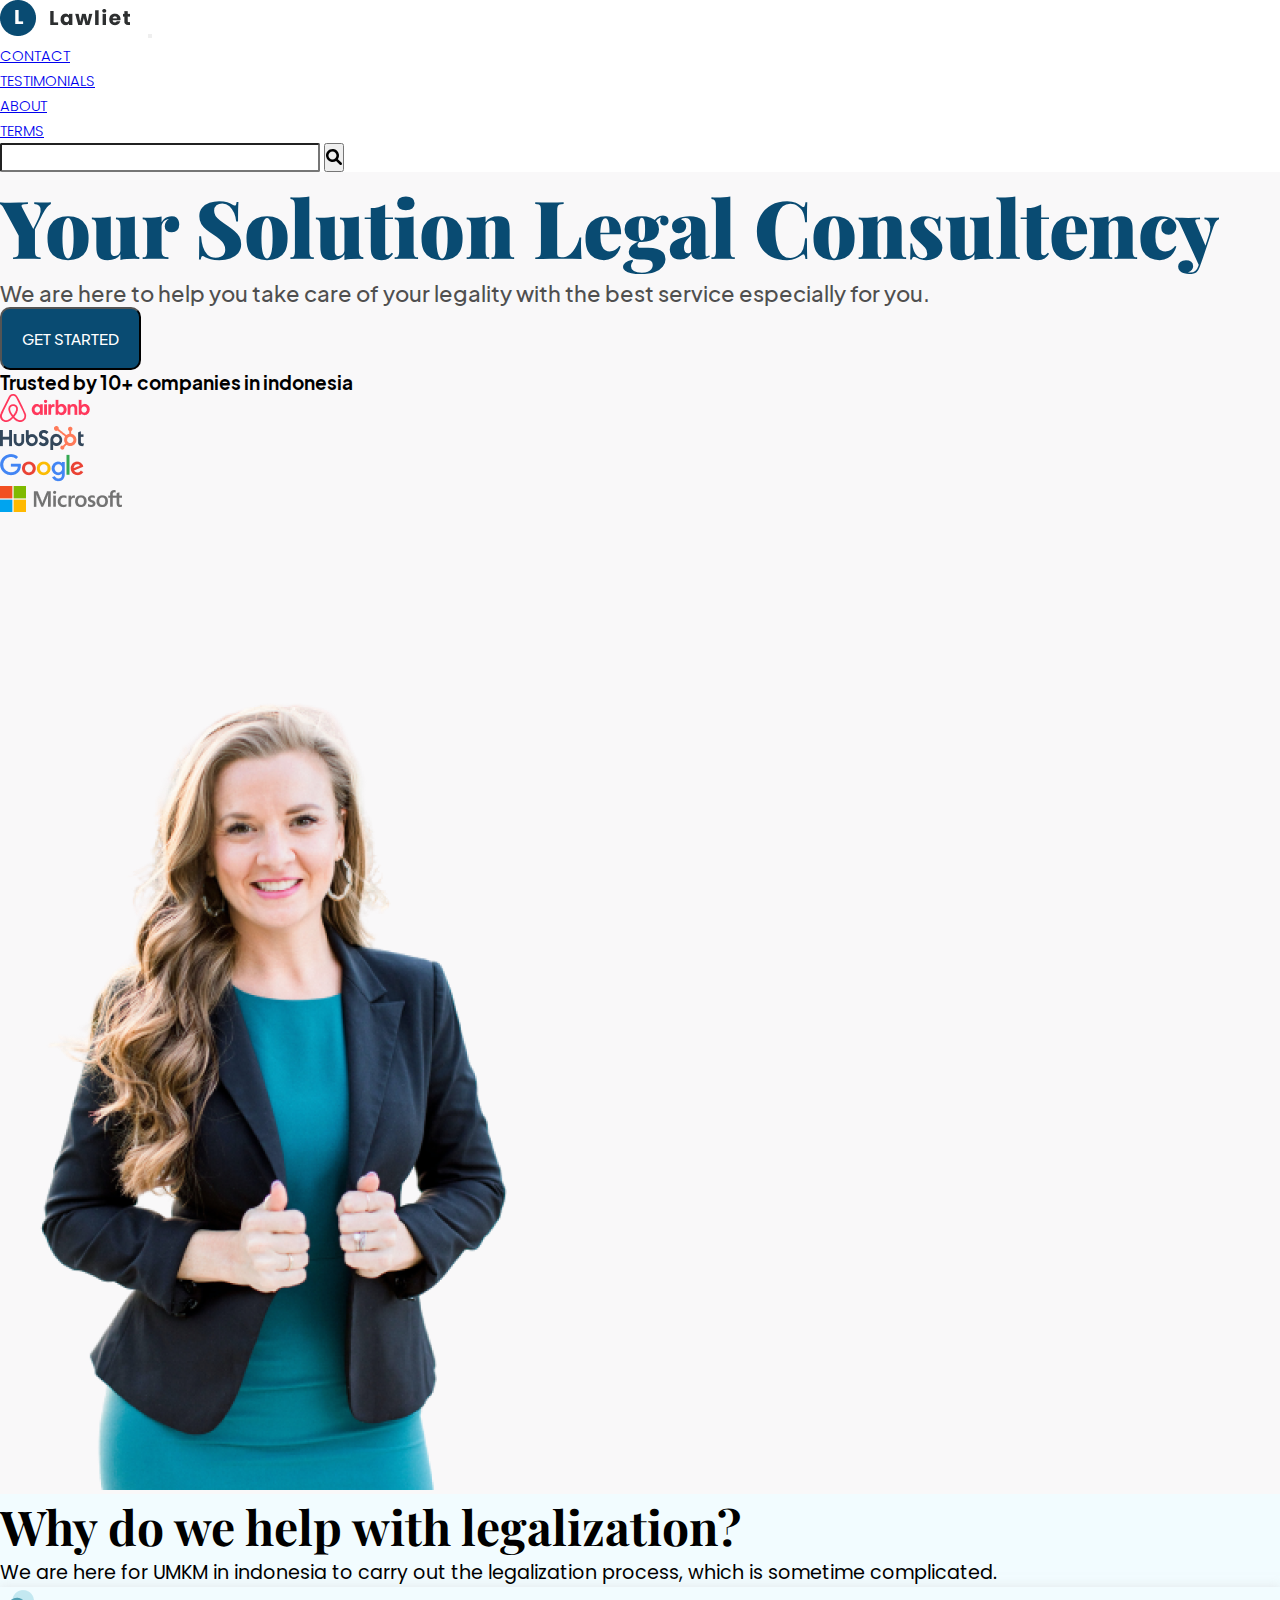
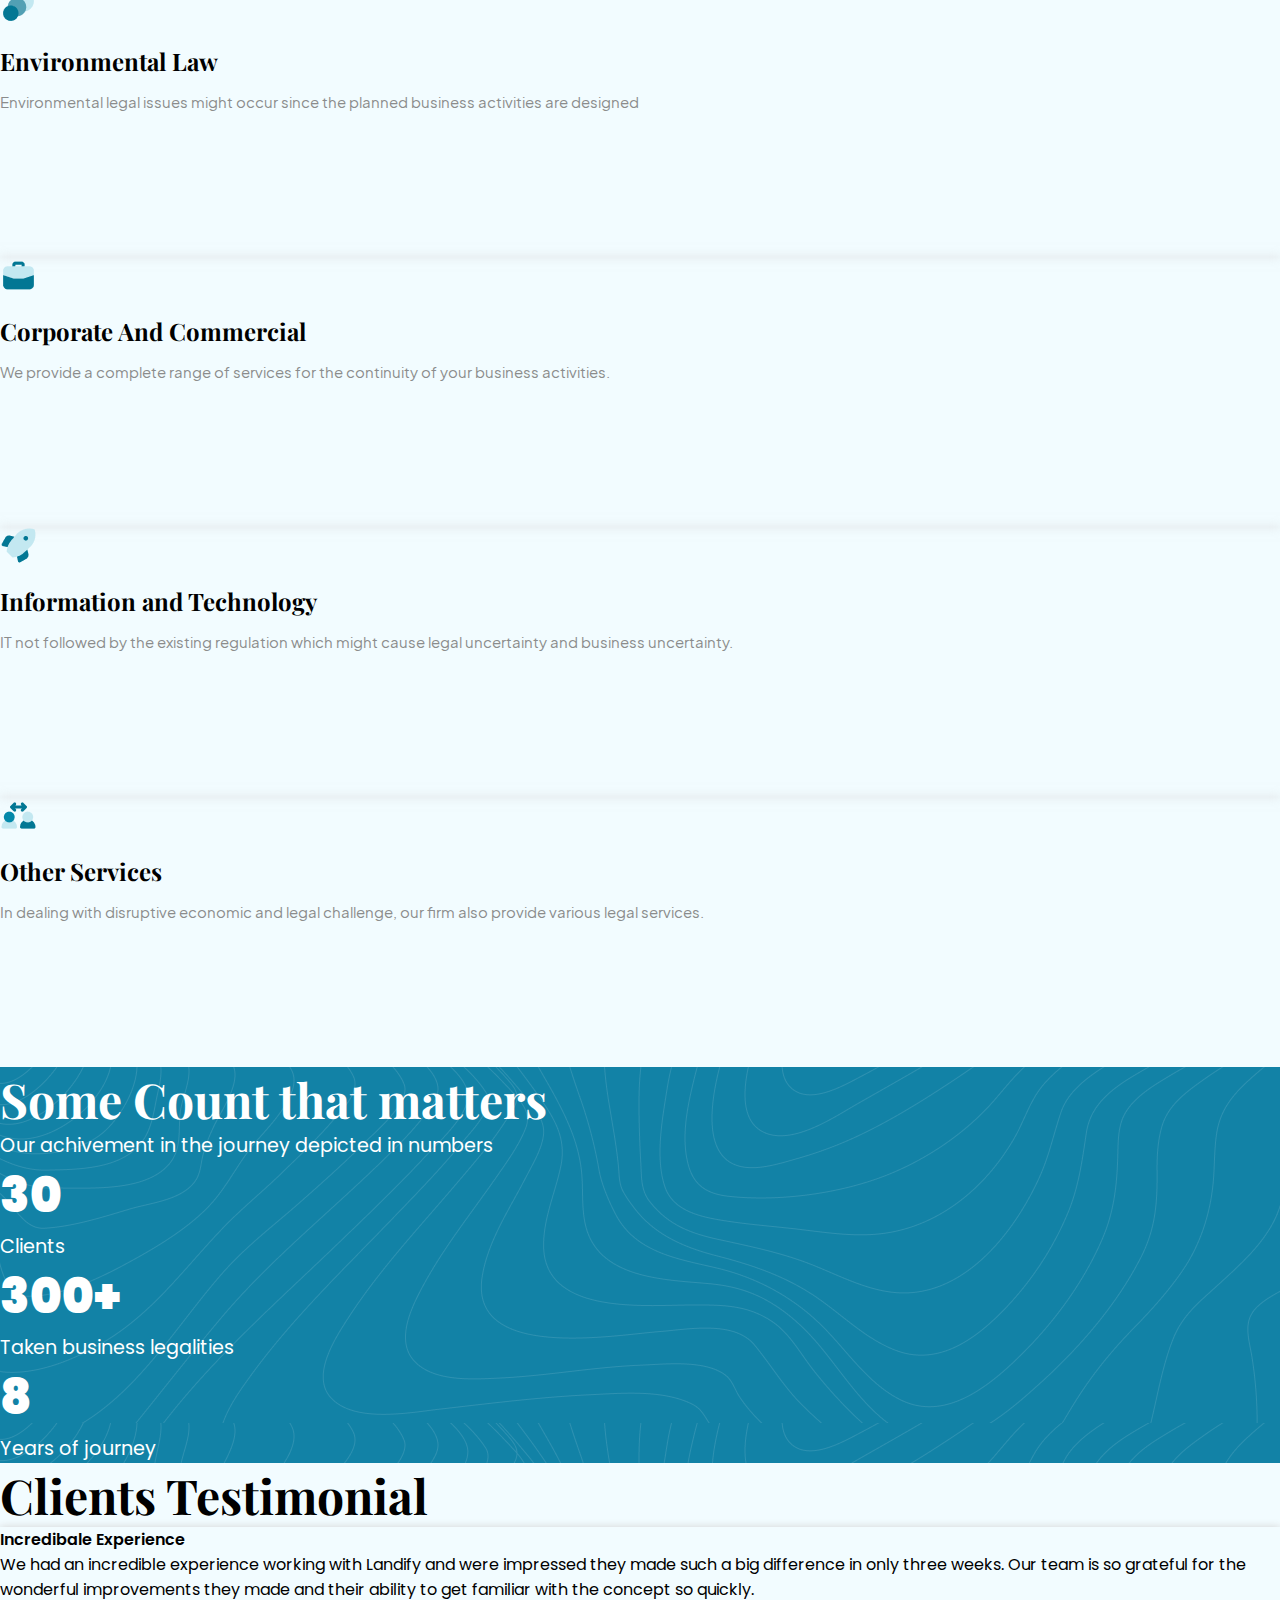
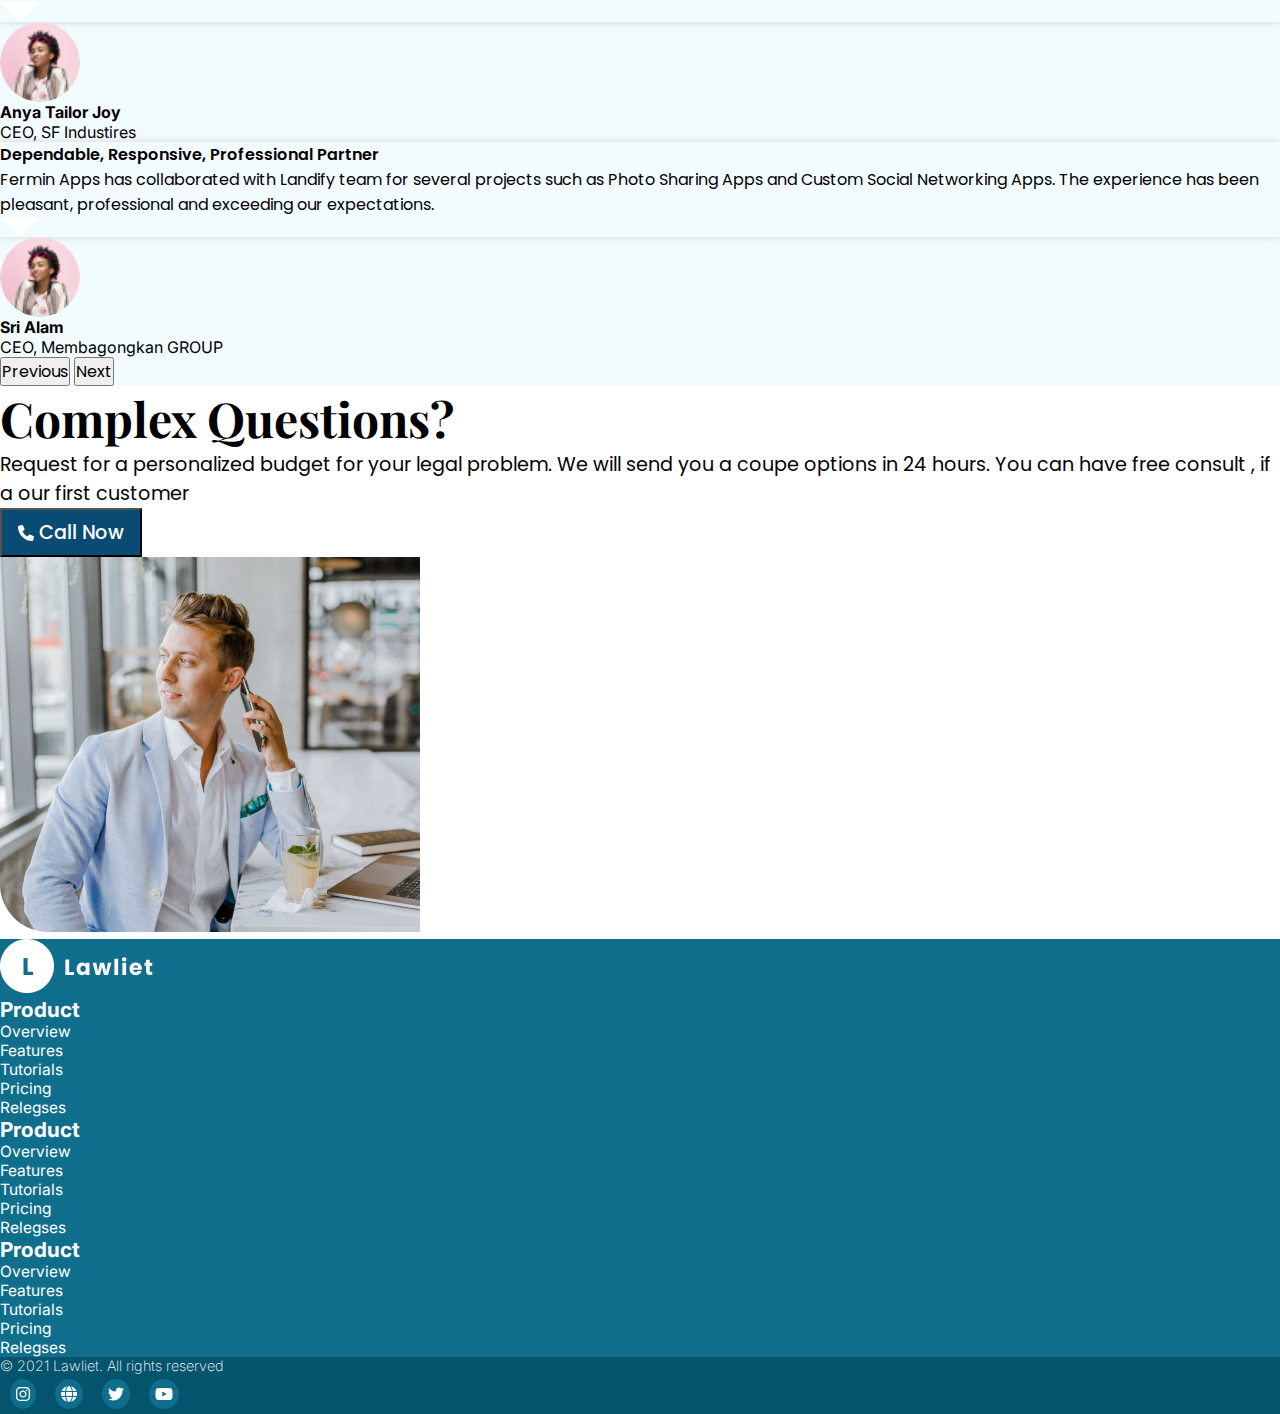
<file: index.html>
<!DOCTYPE html>
<html lang="en">

<head>
    <meta charset="UTF-8">
    <meta http-equiv="X-UA-Compatible" content="IE=edge">
    <meta name="viewport" content="width=device-width, initial-scale=1.0">
    <title>Lawliet</title>
    <link rel="icon" type="image/x-icon" href="./images/favicon/favicon.ico">

    <!-- Bootstrap CSS -->
    <link href="https://cdn.jsdelivr.net/npm/bootstrap@5.1.3/dist/css/bootstrap.min.css" rel="stylesheet"
        integrity="sha384-1BmE4kWBq78iYhFldvKuhfTAU6auU8tT94WrHftjDbrCEXSU1oBoqyl2QvZ6jIW3" crossorigin="anonymous">
    <!-- <link rel="stylesheet" href="./vendor/bootstrap-5.1.3-dist/css/bootstrap.min.css"> -->
    <!--Local-->

    <!-- font-awesome link  -->
    <link rel="stylesheet" href="./vendor/fontawesome-free-6.0.0-web/css/all.min.css">



    <!-- <script>import "@fontsource/plus-jakarta-sans";</script> -->
    <!-- custom css link  -->
    <link rel="stylesheet" href="./css/style.css">

    <!-- font familly  -->
    <link rel="preconnect" href="https://fonts.googleapis.com">
    <link rel="preconnect" href="https://fonts.gstatic.com" crossorigin>
    <link
        href="https://fonts.googleapis.com/css2?family=Inter:wght@200;300;400;500;600;700&family=Playfair+Display:ital,wght@0,500;0,600;0,700;1,400&family=Poppins:wght@300;400;500;600;700;800&display=swap"
        rel="stylesheet">



</head>

<body>
    <header class="header">
        <nav class="navbar navbar-expand-lg navbar-light z-index-first ">
            <div class="container py-xxl-3">
                <a class="navbar-brand" href="#"><img src="./images/logo/Nav_Logo.png" alt="Lawliet"></a>
                <button class="navbar-toggler" type="button" data-bs-toggle="collapse"
                    data-bs-target="#navbarSupportedContent" aria-controls="navbarSupportedContent"
                    aria-expanded="false" aria-label="Toggle navigation">
                    <span class="navbar-toggler-icon"></span>
                </button>
                <div class="collapse navbar-collapse" id="navbarSupportedContent">
                    <ul class="navbar-nav ms-auto mb-2 mb-lg-0">
                        <li class="nav-item m-xxl-3 m-xl-3 m-lg-3">
                            <a class="nav-link active" aria-current="page" href="#">Contact</a>
                        </li>
                        <li class="nav-item m-xxl-3 m-xl-3 m-lg-3">
                            <a class="nav-link active" aria-current="page" href="#">Testimonials</a>
                        </li>
                        <li class="nav-item m-xxl-3 m-xl-3 m-lg-3">
                            <a class="nav-link active" aria-current="page" href="#">About</a>
                        </li>
                        <li class="nav-item m-xxl-3 m-xl-3 m-lg-3">
                            <a class="nav-link active" aria-current="page" href="#">Terms</a>
                        </li>
                    </ul>
                    <form class="d-flex ms-xxl-5 ms-xl-5 ms-lg-5">
                        <input class="form-control d-xxl-none d-xl-none d-lg-none me-2 nav__search-input--style"
                            type="search" aria-label="Search">
                        <button class="btn" type="submit"><i class="fa-solid fa-magnifying-glass"></i></button>
                    </form>
                </div>
            </div>
        </nav>

        <div class=" container header__banner banner pt-5">
            <div class="inner__banner row">
                <div class="banner__content col-10  col-lg-8 z-index-second">
                    <div class="banner__description ">
                        <h1 class="banner__title my-5">Your Solution Legal Consultency</h1>
                        <p class="banner__para my-5 col-9">We are here to help you take care of your legality with the
                            best service especially for you.</p>
                        <button class="banner__button button--theme--db button--size button btn  my-4">Get
                            Started</button>

                    </div>

                    <div class="banner__companis-advertisement companies-advertisement mt-5 mb-4">
                        <h3 class="companies-advertisement__title my-5 text-muted">Trusted by 10+ companies in indonesia
                        </h3>
                        <div class="companies-advertisement__logo logo  col-12 col-lg-8">
                            <ul class="inner__logo row g-5 row-cols-2 row-cols-sm-4 row-cols-lg-2">
                                <li class="logo__list img-fluid   "><a class="logo__link" href="#"><img
                                            class="logo__image" src="./images/logo/Airbnb_Logo.png" alt="Loading"></a>
                                </li>
                                <li class="logo__list img-fluid  "><a class="logo__link" href="#"><img
                                            class="logo__image" src="./images/logo/Hubspot_Logo.png" alt="Loading"></a>
                                </li>
                                <li class="logo__list img-fluid  "><a class="logo__link" href="#"><img
                                            class="logo__image" src="./images/logo/Google_Logo.png" alt="Loading"></a>
                                </li>
                                <li class="logo__list img-fluid   "><a class="logo__link" href="#"><img
                                            class="logo__image" src="./images/logo/Microsoft_Logo.png"
                                            alt="Loading"></a></li>
                            </ul>
                        </div>

                    </div>
                </div>

                <div class="banner__poster d-none d-lg-block  col-md-2 col-lg-4 position-relative ">
                    <img class="banner__image bottom-0  position-absolute"
                        src="./images/banner/creating-a-brand-2mMhaoBGjCs-unsplash-removebg-preview 1.png "
                        alt="Banner">
                </div>

            </div>


        </div>
    </header>


    <main>
        <section class="why-legalization why-legalization--theme--skyblue">
            <div class="why-legalization__inner py-5 container">
                <div class="row row-cols-xxl-2 row-cols-xl-2 row-cols-lg-2">
                    <div class="legalization-intro caption col-lg-5 col-xl-5 col-xxl-5 my-auto">
                        <h2 class="caption__title caption__title--size--medium py-5">Why do we help with legalization?
                        </h2>
                        <p class="text-muted caption__para--size">We are here for UMKM in indonesia to carry out the
                            legalization process, which is sometime complicated.</p>
                    </div>


                    <div class="legalizatin-cards py-4 col-xxl-6 col-xl-6 col-lg-6">
                        <div class="legalization-cards__innner row g-sm-3 g-md-3  g-5">
                            <div class="logalization-card col-12 col-xl-6 col-lg-6 col-xxl-6 col-md-6 col-sm-6">
                                <div class="logalization-card__inner card p-4">
                                    <div class="logalization-card__logo">
                                        <img src="./images/icon/Circle Layer(1).png" alt="Environmental Law">
                                    </div>
                                    <h2 class="card__title card__title--font--playfair card__title--size--samll">
                                        Environmental Law</h2>
                                    <p
                                        class="card__para--theme--muted card__para--size--small card__para--font--jakarta">
                                        Environmental legal issues might occur since the planned business activities are
                                        designed</p>

                                </div>

                            </div>
                            <div class="legalization-card col-12 col-xl-6 col-lg-6 col-xxl-6 col-md-6 col-sm-6">
                                <div class="logalization-card__inner card p-4">
                                    <div class="legalization-card__inner">
                                        <div class="logalization-card__logo">
                                            <img src="./images/icon/Bag.png" alt="Corporate commercial">
                                        </div>
                                        <h2 class="card__title card__title--font--playfair card__title--size--samll">
                                            Corporate And Commercial</h2>
                                        <p
                                            class="card__para--theme--muted card__para--size--small card__para--font--jakarta">
                                            We provide a complete range of services for the continuity of your business
                                            activities.</p>

                                    </div>
                                </div>
                            </div>

                            <div class="logalization-card col-12 col-xl-6 col-lg-6 col-xxl-6 col-md-6 col-sm-6">
                                <div class="logalization-card__inner card p-4">
                                    <div class="logalization-card__logo">
                                        <img src="./images/icon/Rocket.png" alt="Information Technology">
                                    </div>
                                    <h2 class="card__title card__title--font--playfair card__title--size--samll">
                                        Information and Technology</h2>
                                    <p
                                        class="card__para--theme--muted card__para--size--small card__para--font--jakarta">
                                        IT not followed by the existing regulation which might cause legal uncertainty
                                        and business uncertainty.</p>
                                </div>

                            </div>

                            <div class="logalization-card col-12 col-xl-6 col-lg-6 col-xxl-6 col-md-6 col-sm-6">
                                <div class="logalization-card__inner card p-4">
                                    <div class="logalization-card__logo">
                                        <img src="./images/icon/User Arrows.png" alt="Environmental Law">
                                    </div>
                                    <h2 class="card__title card__title--font--playfair card__title--size--samll">Other
                                        Services</h2>
                                    <p
                                        class="card__para--theme--muted card__para--size--small card__para--font--jakarta">
                                        In dealing with disruptive economic and legal challenge, our firm also provide
                                        various legal services.</p>

                                </div>
                            </div>

                        </div>

                    </div>


                </div>

            </div>
        </section>


        <!-- statistics /////////////////////////// -->
        <section class="calculation-status">
            <div class="container calculation-status__inner py-4">
                <div class="calculation-status__title caption">
                    <h2 class="caption__title caption__title--size--medium  pb-4 text-center">Some Count that matters
                    </h2>
                    <p class="caption__para--size text-center">Our achivement in the journey depicted in numbers</p>
                </div>

                <div class="calculation-status__statisics calculation-statisics pt-5">
                    <div class="row gy-3 row-cols-auto justify-content-center">
                        <div class="col-12 col-md-3 col-xl-3 col-xxl-3 col-lg-3 counting">
                            <h2 class="counting__ammount counting__ammount--size text-center">30</h2>
                            <p class="counting__caption counting__caption--size text-center">Clients</p>
                        </div>
                        <div
                            class="col col-md-1 col-xl-1 col-xxl-1 col-lg-1 d-none d-lg-block d-md-block d-xl-block d-xxl-block counting">
                            <div class="counting__separator"></div>

                        </div>
                        <div class="col-12 col-md-3 col-xl-3 col-xxl-3 col-lg-3 counting">
                            <h2 class="counting__ammount counting__ammount--size text-center">300+</h2>
                            <p class="counting__caption counting__caption--size text-center">Taken business legalities
                            </p>
                        </div>
                        <div
                            class="col col-md-1 col-xl-1 col-xxl-1 col-lg-1 counting d-none d-lg-block d-md-block d-xl-block d-xxl-block">
                            <div class="counting__separator"></div>
                        </div>
                        <div class="col-12 col-md-3 col-xl-3 col-xxl-3 col-lg-3 counting">
                            <h2 class="counting__ammount counting__ammount--size text-center">8</h2>
                            <p class="counting__caption counting__caption--size text-center">Years of journey</p>
                        </div>
                    </div>
                </div>
            </div>
        </section>


        <!-- client testimonial //////////////////////// -->
        <section class="cl-testimonial-wrapper">
            <div class="cl-testimonial-wrapper__inner p-5 container">
                <div class="cl-testimonial__title caption">
                    <h2 class="caption__title caption__title--size--medium  py-5 text-center">
                        Clients Testimonial
                    </h2>
                </div>

                <div id="carouselExampleInterval" class="carousel carousel-dark slide" data-bs-ride="carousel">
                    <div class="carousel-inner">
                        <div class="carousel-item active" data-bs-interval="10000">
                            <div class="cl-testimonial__details  cl-details-wrapper">
                                <div
                                    class="cl-details-wrapper__inner m-auto col-11 col-xl-8 col-lg-8 col-xxl-8 col-md-10 card p-4">
                                    <div class="cl-description card p-4 mb-5 position-relative">
                                        <h2 class="cl-description__title text-center pb-2">Incredibale Experience</h2>
                                        <p class="cl-description__details text-center mb-0">We had an incredible
                                            experience working with Landify and were impressed they made such a
                                            big difference in only three weeks. Our team is so grateful for the
                                            wonderful
                                            improvements they made and their ability to get familiar with the concept so
                                            quickly.
                                        </p>
                                        <div class="tringle-shape position-absolute"></div>
                                    </div>
                                    <div class="cl-identity col-xxl-6 col-xl-6 col-lg-6 m-auto text-center client">
                                        <div class="clinet__photo-wrapper m-auto">
                                            <img class="client__photo" src="./images/Photo.png" alt="Client">
                                        </div>

                                        <div class="client__intro">
                                            <h2 class="client__name">Anya Tailor Joy</h2>
                                            <p class="client__role mb-0">CEO, SF Industires</p>
                                        </div>
                                    </div>
                                </div>
                            </div>
                        </div>
                        <div class="carousel-item" data-bs-interval="2000">
                            <div class="cl-testimonial__details  cl-details-wrapper">
                                <div
                                    class="cl-details-wrapper__inner m-auto col-11 col-xl-8 col-lg-8 col-xxl-8 col-md-10 card p-4">
                                    <div class="cl-description card p-4 mb-5 position-relative">
                                        <h2 class="cl-description__title text-center pb-2">Dependable, Responsive,
                                            Professional Partner</h2>
                                        <p class="cl-description__details text-center mb-0">Fermin Apps has collaborated
                                            with Landify team for several projects such as Photo Sharing Apps and Custom
                                            Social Networking Apps. The experience has been pleasant, professional and
                                            exceeding our expectations.
                                        </p>
                                        <div class="tringle-shape position-absolute"></div>
                                    </div>
                                    <div class="cl-identity col-xxl-6 col-xl-6 col-lg-6 m-auto text-center client">
                                        <div class="clinet__photo-wrapper m-auto">
                                            <img class="client__photo" src="./images/Photo.png" alt="Client">
                                        </div>
                                        <div class="client__intro">
                                            <h2 class="client__name">Sri Alam</h2>
                                            <p class="client__role mb-0">CEO, Membagongkan GROUP</p>
                                        </div>
                                    </div>
                                </div>
                            </div>
                        </div>

                    </div>
                    <button class="carousel-control-prev" type="button" data-bs-target="#carouselExampleInterval"
                        data-bs-slide="prev">
                        <span class="carousel-control-prev-icon" aria-hidden="true"></span>
                        <span class="visually-hidden">Previous</span>
                    </button>
                    <button class="carousel-control-next" type="button" data-bs-target="#carouselExampleInterval"
                        data-bs-slide="next">
                        <span class="carousel-control-next-icon" aria-hidden="true"></span>
                        <span class="visually-hidden">Next</span>
                    </button>
                </div>
            </div>
        </section>


        <!-- complex question and contact sectin  //////////////////////////-->

        <section class="qsn-contact">
            <div class="qsn-contact__inner container ">
                <div class="row">
                    <div class="qsn-contact__des col-12 col-lg-8 col-xl-8 col-xxl-8 my-auto caption py-5">
                        <h2 class="caption__title caption__title--size--medium  pb-4">Complex Questions?</h2>
                        <p class="caption__para--size">Request for a personalized budget for your legal problem. We will
                            send you a coupe options in 24 hours. You can have free consult , if a our first customer
                        </p>

                        <button class="qsn-contact-button qsn-contact-button--style button btn mt-3">
                            <i class="fa-solid fa-phone"></i> Call Now
                        </button>
                    </div>
                    <div class=" col-12 col-xl-4 col-xxl-4 col-lg-4 qsn-contact__img-container text-center">
                        <img class="qsn-contact__img img-fluid" src="./images/h1RW-NFtUyc.png" alt="Loading">
                    </div>
                </div>
            </div>
        </section>
    </main>

    <footer class="footer">
        <div class="footer__body ">
            <div class="footer__body-inner container py-5">
                <div class="row row-cols-1 row-cols-lg-2 row-cols-xl-2 row-cols-xxl-2 gy-4">
                    <div class="footer__brand mb-5">
                        <a class="text-decoration-none" href="#"><img class="brand-logo img-fluid"
                                src="./images/logo/Logo.png" alt="Lawliet"></a>
                    </div>
                    <div class="footer__link row">
                        <div class="footer__link-segment col-4">
                            <h2 class="footer__link-title text-lg-center text-xl-center text-xxl-center">Product</h2>
                            <ul class="footer__link-list ps-0  list-group">
                                <li
                                    class="list-group-item list-group-item-action bg-transparent border-0 text-lg-center text-xl-center text-xxl-center">
                                    <a class="footer__link-item" href="#">Overview</a></li>
                                <li
                                    class="list-group-item list-group-item-action bg-transparent border-0 text-lg-center text-xl-center text-xxl-center">
                                    <a class="footer__link-item" href="#">Features</a></li>
                                <li
                                    class="list-group-item list-group-item-action bg-transparent border-0 text-lg-center text-xl-center text-xxl-center">
                                    <a class="footer__link-item" href="#">Tutorials</a></li>
                                <li
                                    class="list-group-item list-group-item-action bg-transparent border-0 text-lg-center text-xl-center text-xxl-center">
                                    <a class="footer__link-item" href="#">Pricing</a></li>
                                <li
                                    class="list-group-item list-group-item-action bg-transparent border-0 text-lg-center text-xl-center text-xxl-center">
                                    <a class="footer__link-item" href="#">Relegses</a></li>
                            </ul>
                        </div>

                        <div class="footer__link-segment col-4">
                            <h2 class="footer__link-title text-center">Product</h2>
                            <ul class="footer__link-list ps-0  list-group">
                                <li class="list-group-item list-group-item-action bg-transparent border-0 text-center">
                                    <a class="footer__link-item" href="#">Overview</a></li>
                                <li class="list-group-item list-group-item-action bg-transparent border-0 text-center">
                                    <a class="footer__link-item" href="#">Features</a></li>
                                <li class="list-group-item list-group-item-action bg-transparent border-0 text-center">
                                    <a class="footer__link-item" href="#">Tutorials</a></li>
                                <li class="list-group-item list-group-item-action bg-transparent border-0 text-center">
                                    <a class="footer__link-item" href="#">Pricing</a></li>
                                <li class="list-group-item list-group-item-action bg-transparent border-0 text-center">
                                    <a class="footer__link-item" href="#">Relegses</a></li>
                            </ul>
                        </div>

                        <div class="footer__link-segment col-4">
                            <h2 class="footer__link-title text-center">Product</h2>
                            <ul class="footer__link-list ps-0  list-group">
                                <li class="list-group-item list-group-item-action bg-transparent border-0 text-center">
                                    <a class="footer__link-item" href="#">Overview</a></li>
                                <li class="list-group-item list-group-item-action bg-transparent border-0 text-center">
                                    <a class="footer__link-item" href="#">Features</a></li>
                                <li class="list-group-item list-group-item-action bg-transparent border-0 text-center">
                                    <a class="footer__link-item" href="#">Tutorials</a></li>
                                <li class="list-group-item list-group-item-action bg-transparent border-0 text-center">
                                    <a class="footer__link-item" href="#">Pricing</a></li>
                                <li class="list-group-item list-group-item-action bg-transparent border-0 text-center">
                                    <a class="footer__link-item" href="#">Relegses</a></li>
                            </ul>
                        </div>

                    </div>
                </div>
            </div>

        </div>
        <div class="footer__bottom">
            <div class="footer__bottom-inner container">
                <div class="row">
                    <div class="footer__copy col-12 col-md-6 col-lg-6 col-xl-6 col-xxl-6 ">
                        <p class="py-3 text-center text-md-start text-lg-start text-xl-start text-xxl-cente">© 2021
                            Lawliet. All rights reserved</p>
                    </div>
                    <div class="footer__social-lik col-12 col-md-6 col-lg-6 col-xl-6 col-xxl-6">
                        <ul
                            class="social-icon justify-content-center justify-content-lg-end justify-content-md-end justify-content-xl-end justify-content-xxl-end">
                            <li class=""><a class="text-decoration-none" href="#"><i
                                        class="fa-brands fa-instagram"></i></a></li>
                            <li class=""><a class="text-decoration-none" href="#"><i class="fa-solid fa-globe"></i></a>
                            </li>
                            <li class=""><a class="text-decoration-none" href="#"><i
                                        class="fa-brands fa-twitter"></i></i></a></li>
                            <li class=""><a class="text-decoration-none" href="#"><i
                                        class="fa-brands fa-youtube"></i></a></li>
                        </ul>

                    </div>

                </div>


            </div>
        </div>
    </footer>





    <!-- script link  -->
    <!--  Bootstrap Bundle with Popper -->
    <script src="https://cdn.jsdelivr.net/npm/bootstrap@5.1.3/dist/js/bootstrap.bundle.min.js"
        integrity="sha384-ka7Sk0Gln4gmtz2MlQnikT1wXgYsOg+OMhuP+IlRH9sENBO0LRn5q+8nbTov4+1p" crossorigin="anonymous">
    </script>
    <!-- <script src="./vendor/bootstrap-5.1.3-dist/js/bootstrap.bundle.min.js"></script> -->
    <!--LOcal -->
    <!--   <script src="./vendor/bootstrap-5.1.3-dist/js/bootstrap.min.js"></script> -->
    <!--Local-->

    <!-- font-awesome link  -->
    <script src="./vendor/fontawesome-free-6.0.0-web/js/all.min.js"></script>

</body>

</html>
</file>
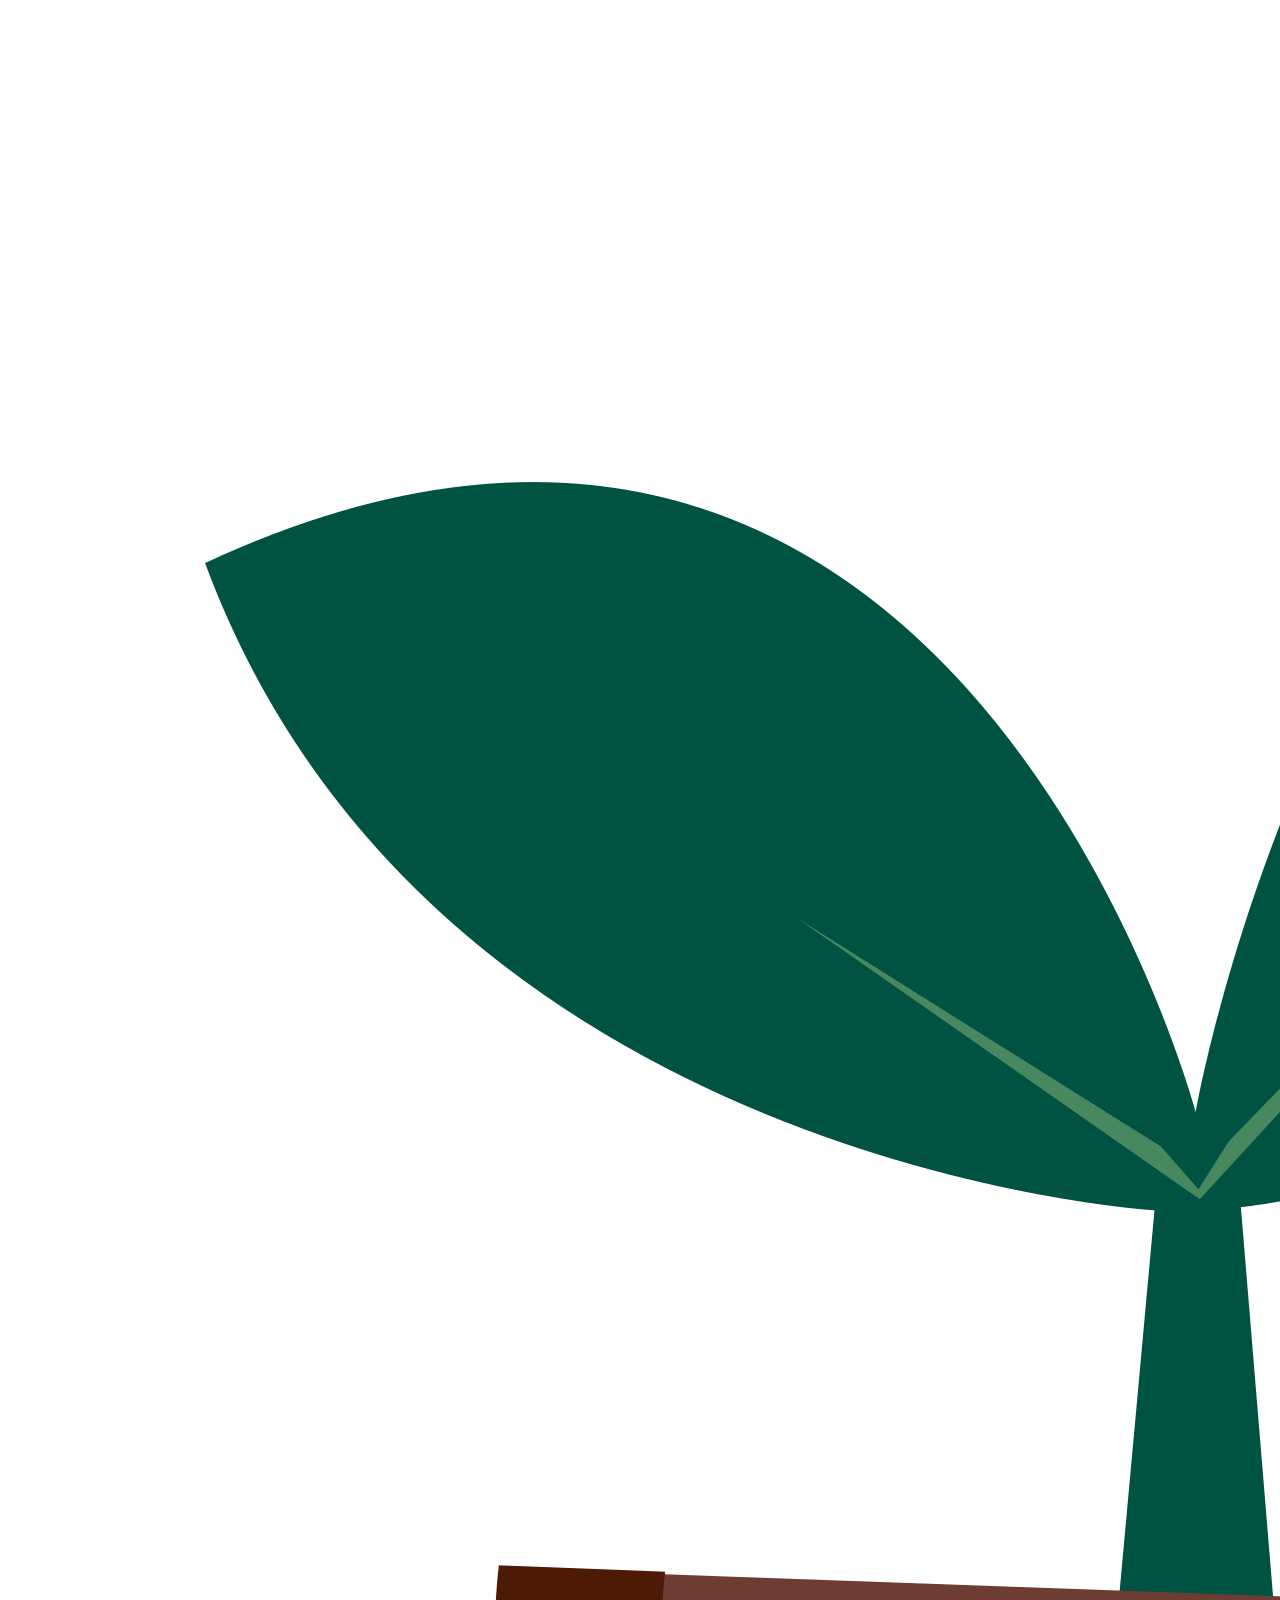
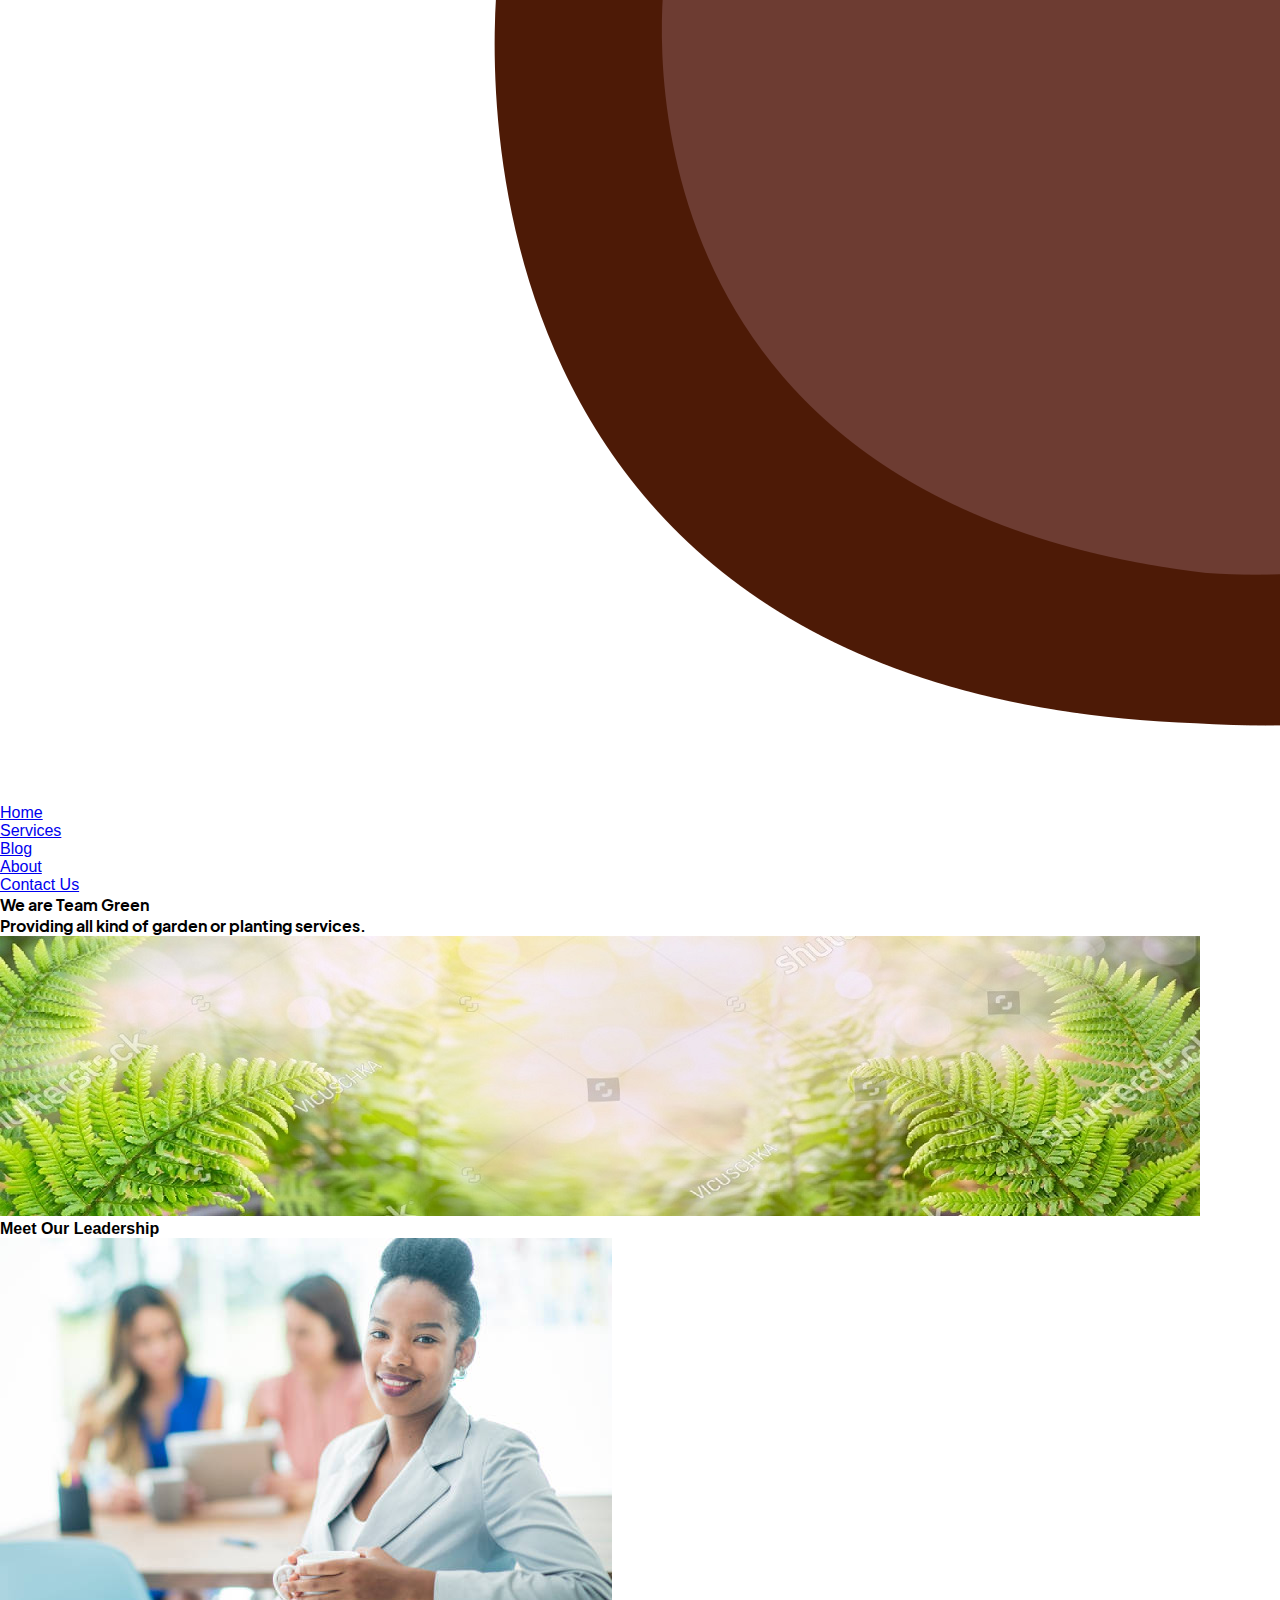
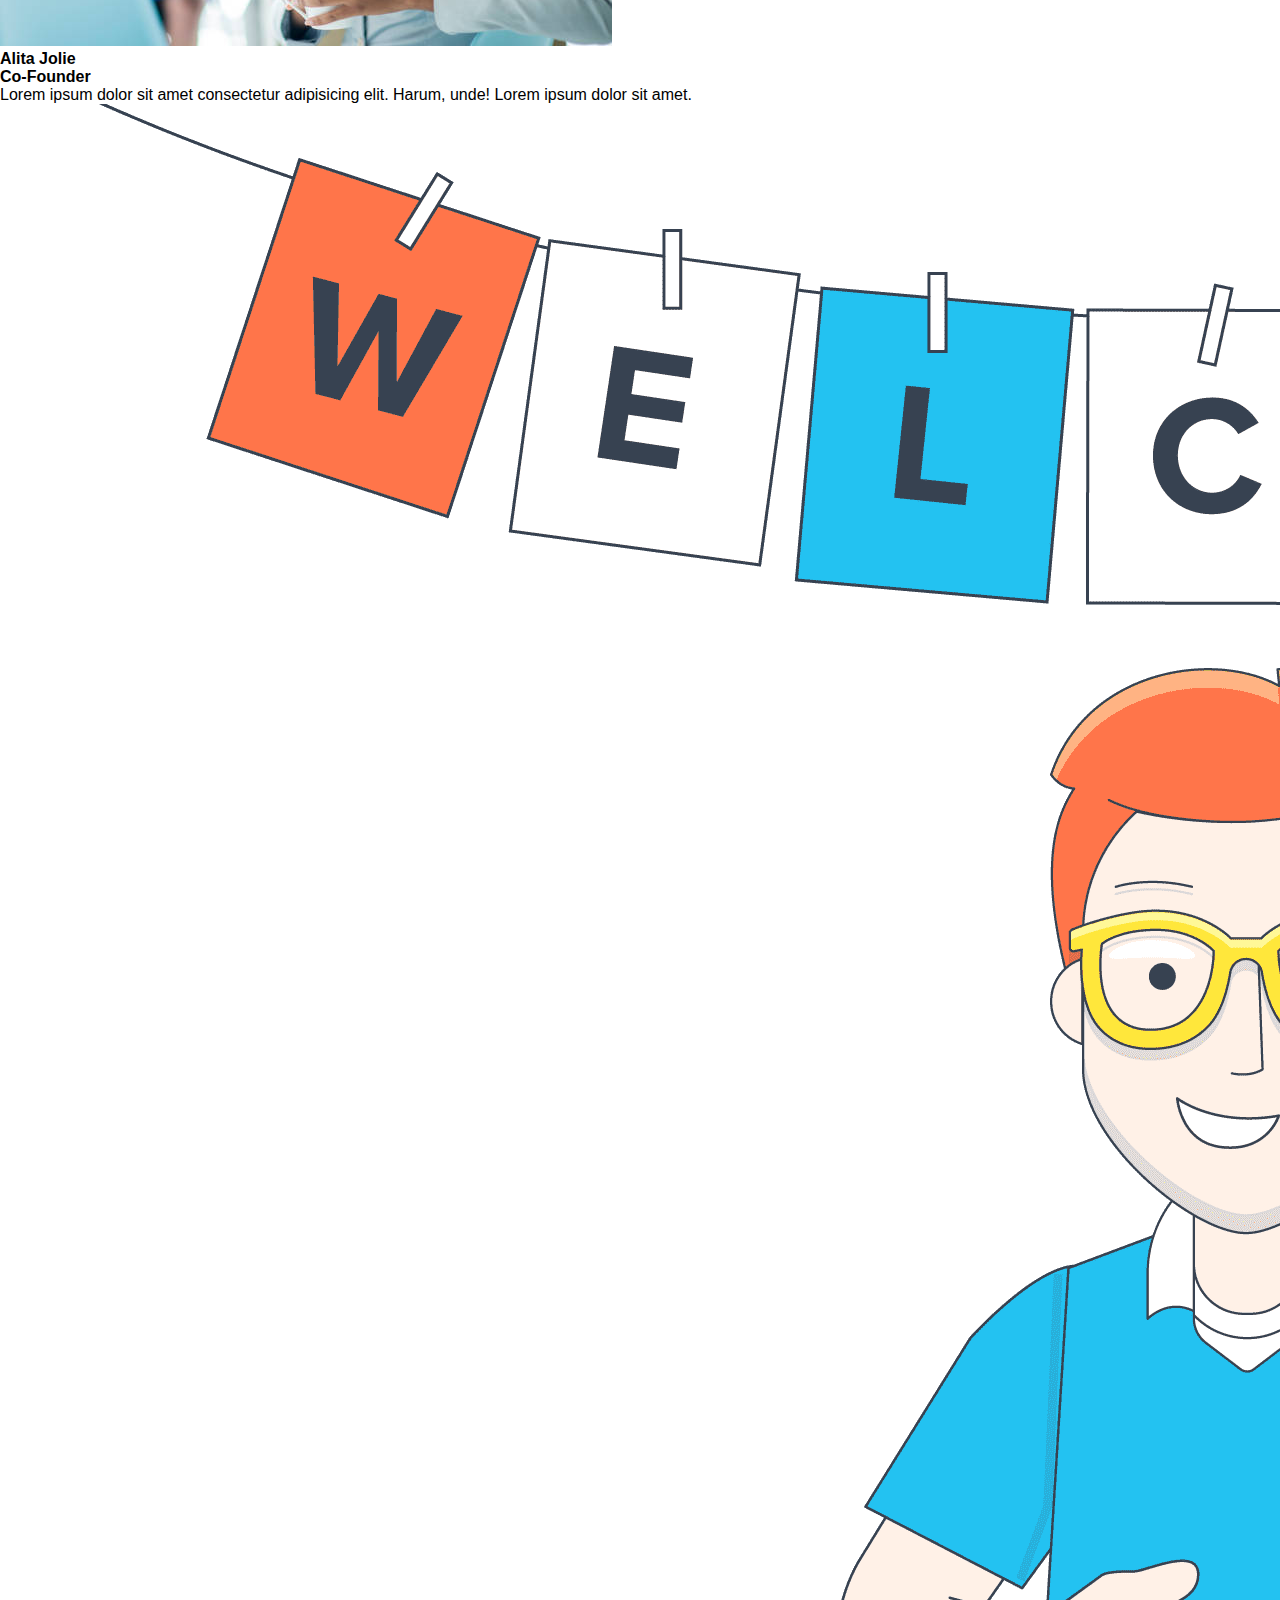
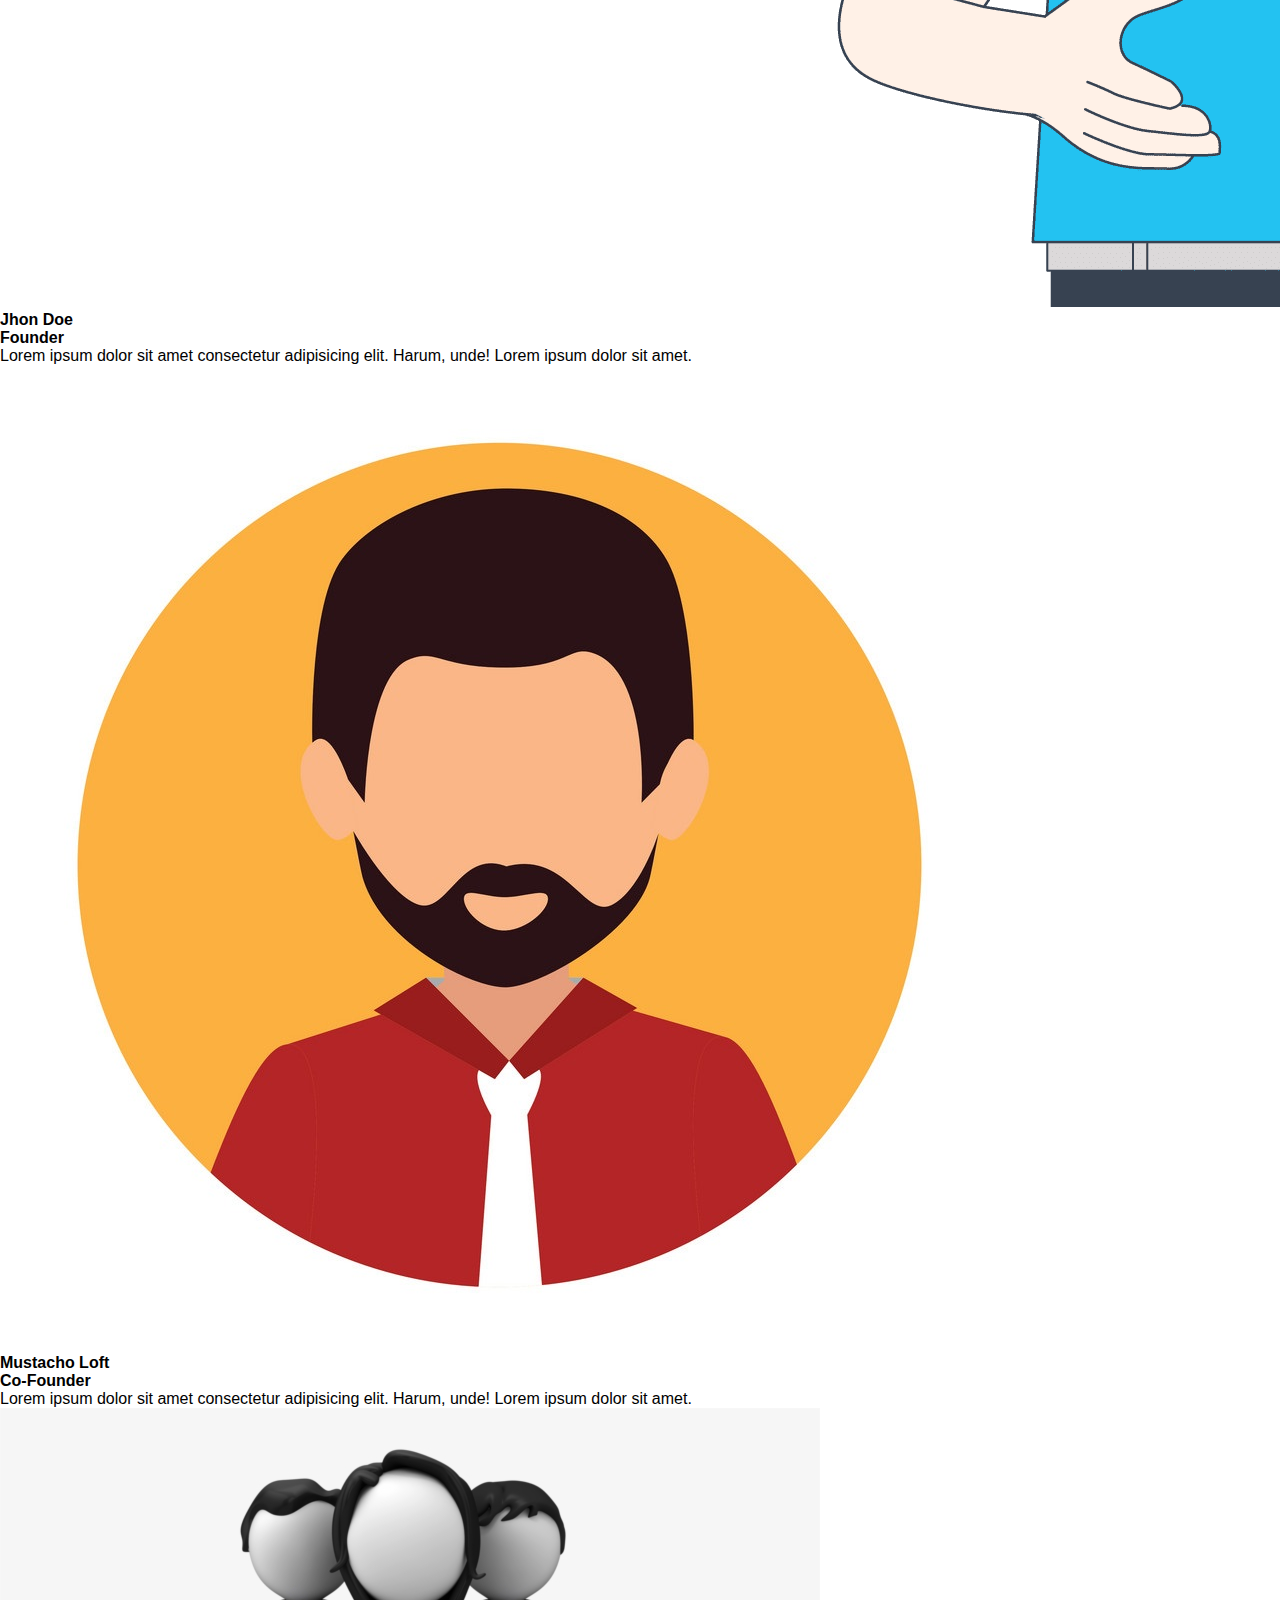
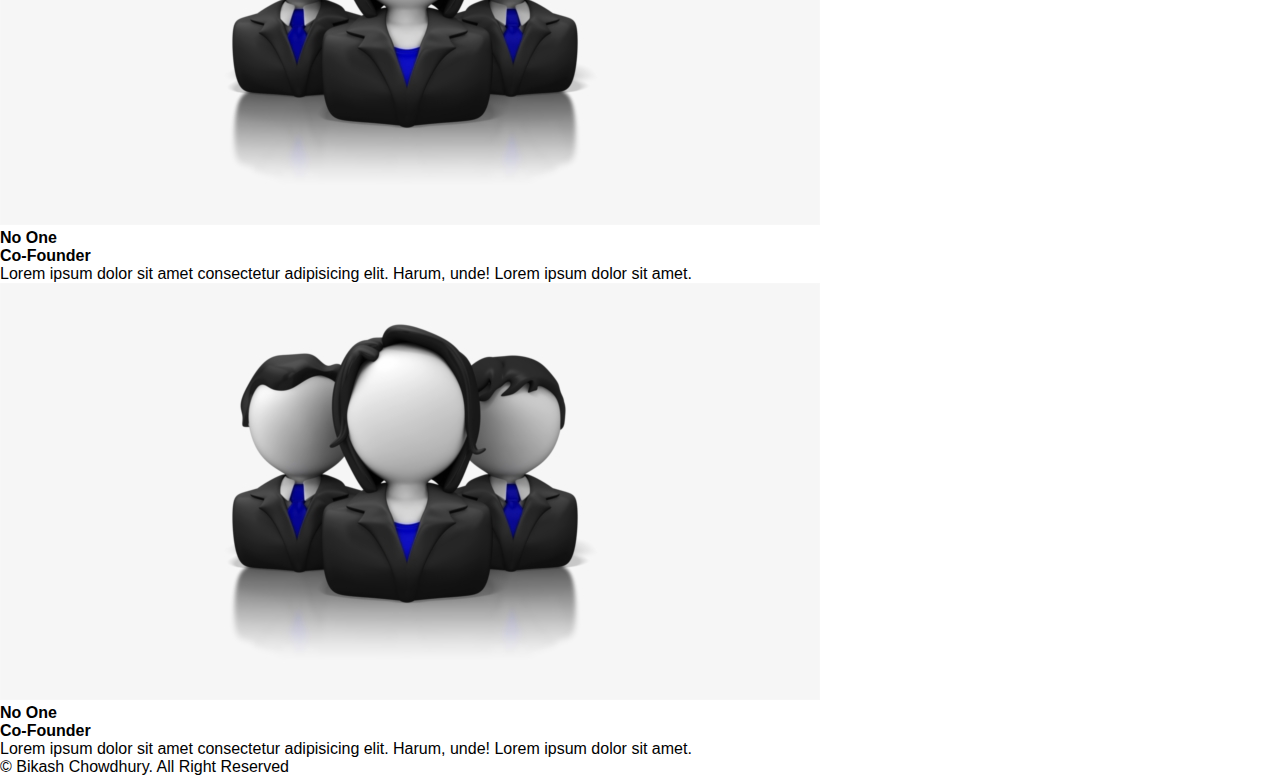
<file: about.html>
<!DOCTYPE html>
<html lang="en">
<head>
    <meta charset="UTF-8">
    <meta http-equiv="X-UA-Compatible" content="IE=edge">
    <meta name="viewport" content="width=device-width, initial-scale=1.0">
    <title>About Us</title>
    
    
    <!-- bootstreap file link-->
    <!-- <link rel="stylesheet" type="text/css" href="./vendor/bootstrap/css/bootstrap.min.css"> -->

    <!-- font awesome css file link-->
    <link rel="stylesheet" type="text/css" href="./vendor/fontawesome/css/all.min.css">

    <!--Custom css linek -->
    <link rel="stylesheet" type="text/css" href="./css/style.css">


</head>
<body>
    <header>
        <nav class="nav_bar">
            <div class="nav_wrapper">
                <div class="nav_logo">
                    <div class="logo_wrapper">
                        <a href="index.html"><img src="./images/logo2.png" title="Plant A Wish" alt="Brand Logo"></a>
                    </div>
                </div>
                <div class="nav_menu">
                    <ul class="nav_list">
                        <li><a href="index.html">Home</a></li>
                        <li><a href="service.html">Services</a></li>
                        <li><a href="blog.html">Blog</a></li>
                        <li><a class="this_page" href="about.html">About</a></li>
                        <li><a href="contact.html">Contact Us</a></li>
                    </ul>
                </div>
            </div>
            
        </nav>
        <div class="banner">
            <div class="banner_wrapper about_banner">
                <div class="about_banner_content">
                    <h2>We are Team Green</h2>
                    <h2>Providing all kind of garden or planting services.</h2>
                </div>
                <img src="./images/banner/about.jpg" alt="Brand Banner">
                
            </div>
        </div>
    </header>

    <main>
        <div class="custom_container">
            <section class="leadership_section">
                <h1>Meet Our Leadership</h1>
                <div class="card_container">
                    <div class="leadership_box">
                        <div class="ld_img">
                            <img src="./images/person/istockphoto-821903116-612x612.jpg" alt="Name">
    
                        </div>
                        <div class="ld_description">
                                <h2>Alita Jolie </h2>
                                <h3>Co-Founder</h3>
                                <div class="line"></div>
                                <p>Lorem ipsum dolor sit amet consectetur adipisicing elit. Harum, unde! Lorem ipsum dolor sit amet.</p>
             
                        </div>
    
                    </div>

                    <div class="leadership_box">
                        <div class="ld_img">
                            <img src="./images/person/802409.png" alt="Name">
    
                        </div>
                        <div class="ld_description">
                                <h2>Jhon Doe </h2>
                                <h3>Founder</h3>
                                <div class="line"></div>
                                <p>Lorem ipsum dolor sit amet consectetur adipisicing elit. Harum, unde! Lorem ipsum dolor sit amet.</p>
             
                        </div>
    
                    </div>

                    <div class="leadership_box">
                        <div class="ld_img">
                            <img src="./images/person/business-people-and-employee-vector-6318937.jpg" alt="Name">
    
                        </div>
                        <div class="ld_description">
                                <h2>Mustacho Loft </h2>
                                <h3>Co-Founder</h3>
                                <div class="line"></div>
                                <p>Lorem ipsum dolor sit amet consectetur adipisicing elit. Harum, unde! Lorem ipsum dolor sit amet.</p>
             
                        </div>
    
                    </div>

                    <div class="leadership_box">
                        <div class="ld_img">
                            <img src="./images/person/124-1247010_employees-team-3d-icon-png.png" alt="Name">
    
                        </div>
                        <div class="ld_description">
                                <h2>No One </h2>
                                <h3>Co-Founder</h3>
                                <div class="line"></div>
                                <p>Lorem ipsum dolor sit amet consectetur adipisicing elit. Harum, unde! Lorem ipsum dolor sit amet.</p>
             
                        </div>
    
                    </div>

                    <div class="leadership_box">
                        <div class="ld_img">
                            <img src="./images/person/124-1247010_employees-team-3d-icon-png.png" alt="Name">
    
                        </div>
                        <div class="ld_description">
                                <h2>No One </h2>
                                <h3>Co-Founder</h3>
                                <div class="line"></div>
                                <p>Lorem ipsum dolor sit amet consectetur adipisicing elit. Harum, unde! Lorem ipsum dolor sit amet.</p>
             
                        </div>
    
                    </div>
                </div>
                

            </section>
        </div>
        
    </main>
    <footer>
        <div class="footer_container">
            <p>&copy Bikash Chowdhury. All Right Reserved</p>
        </div>
        
    </footer>   
</body>
</html>
</file>
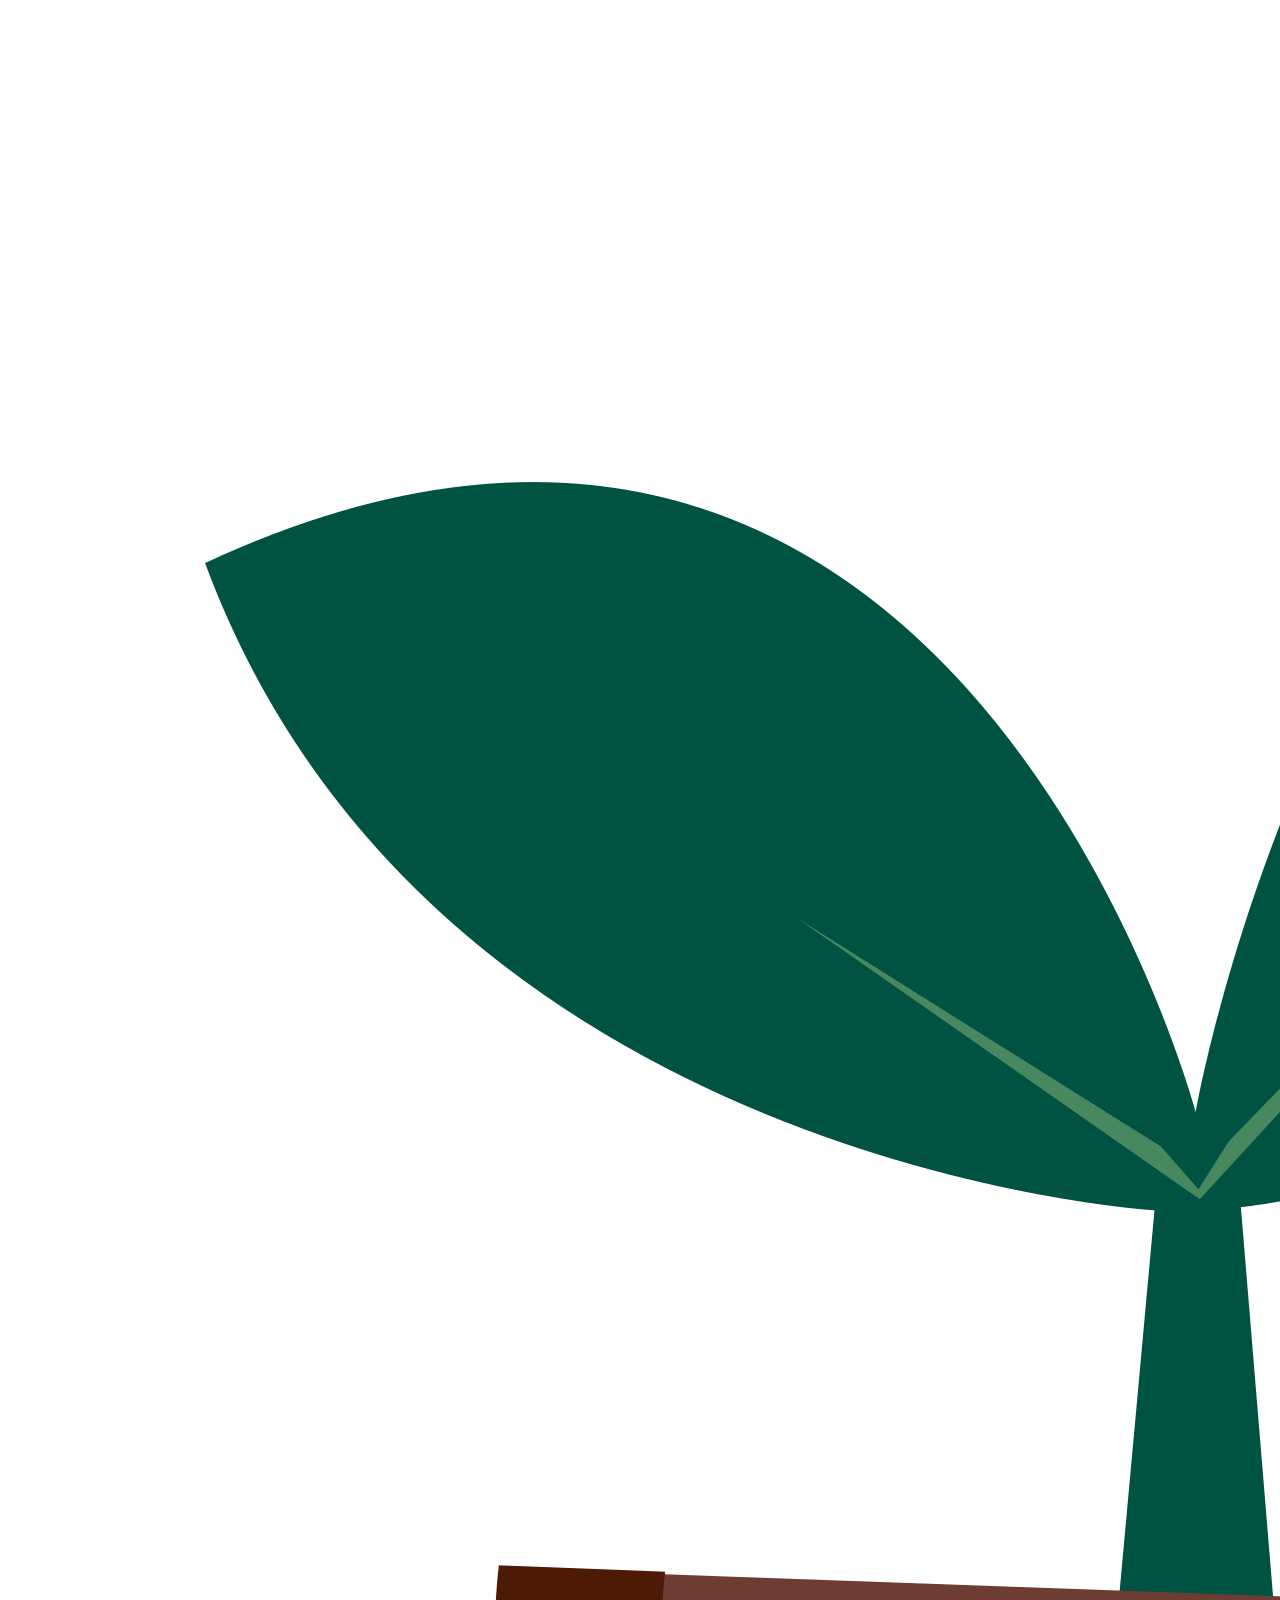
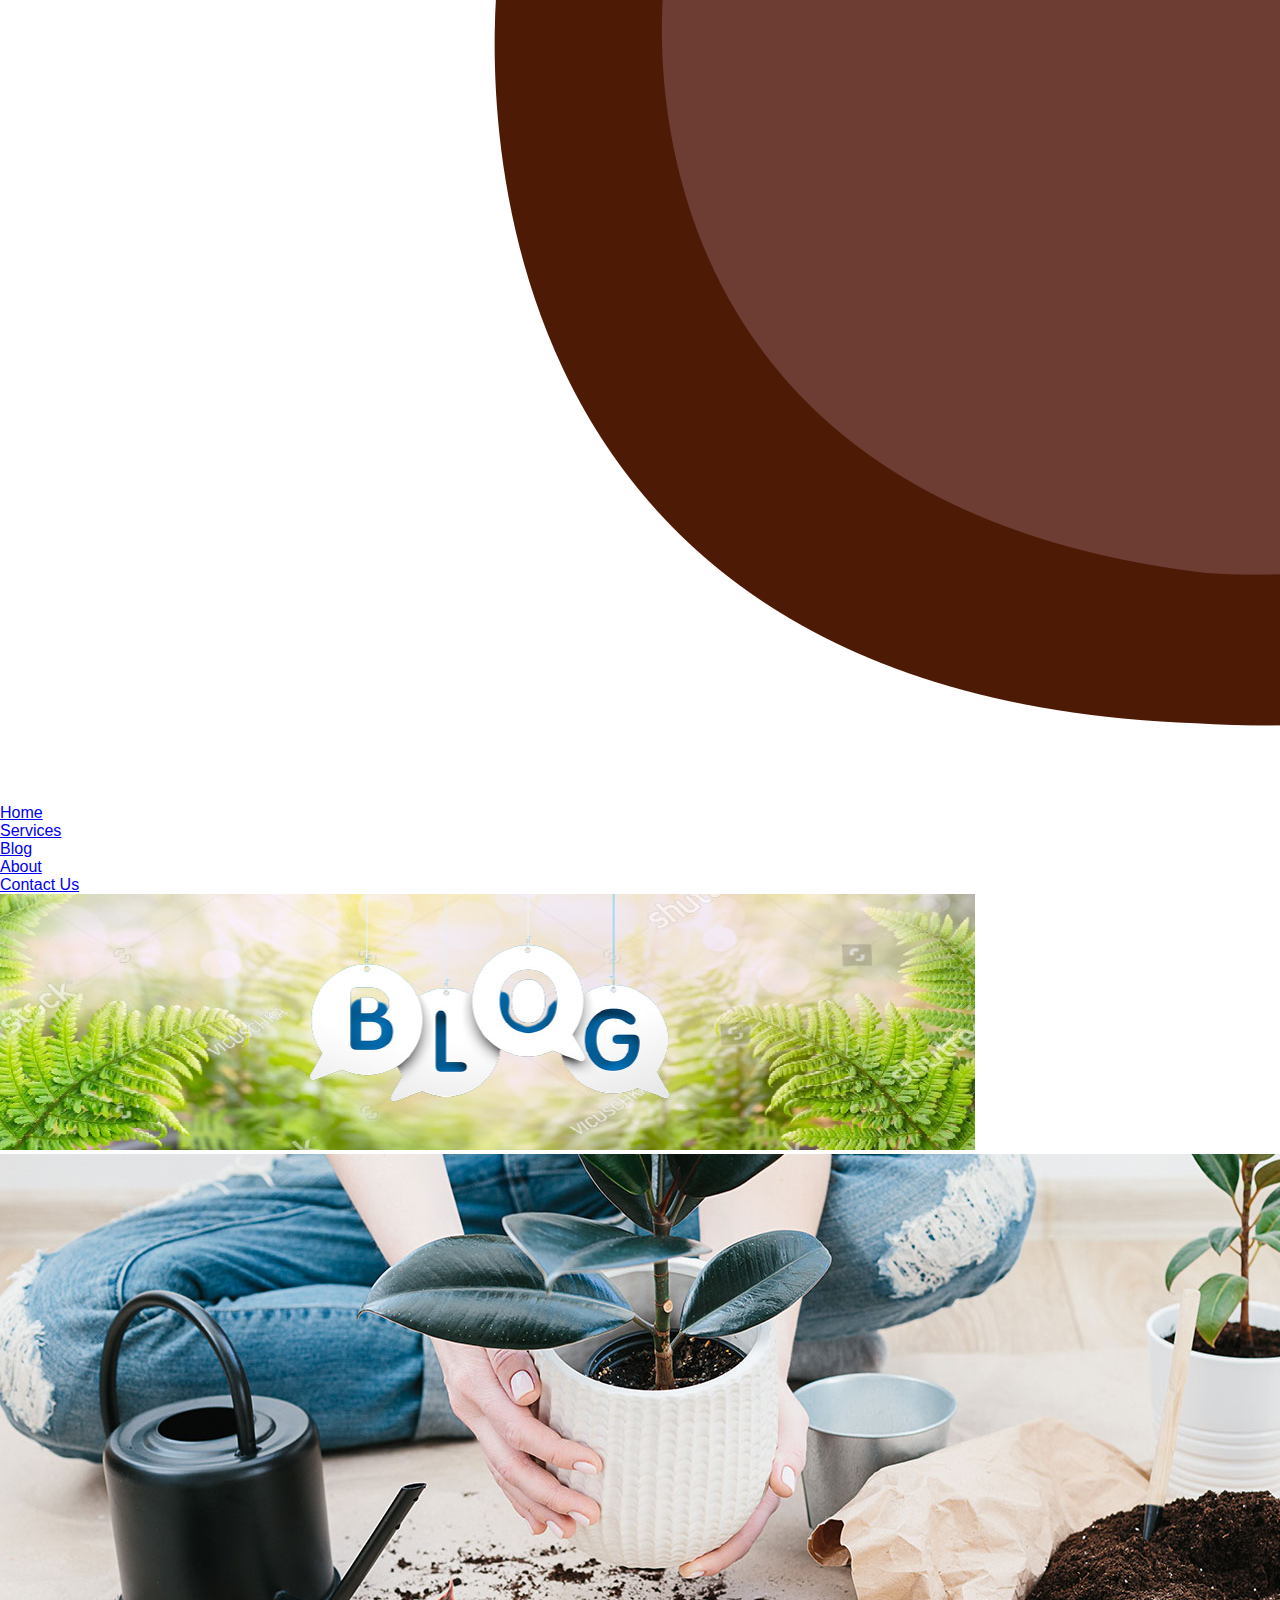
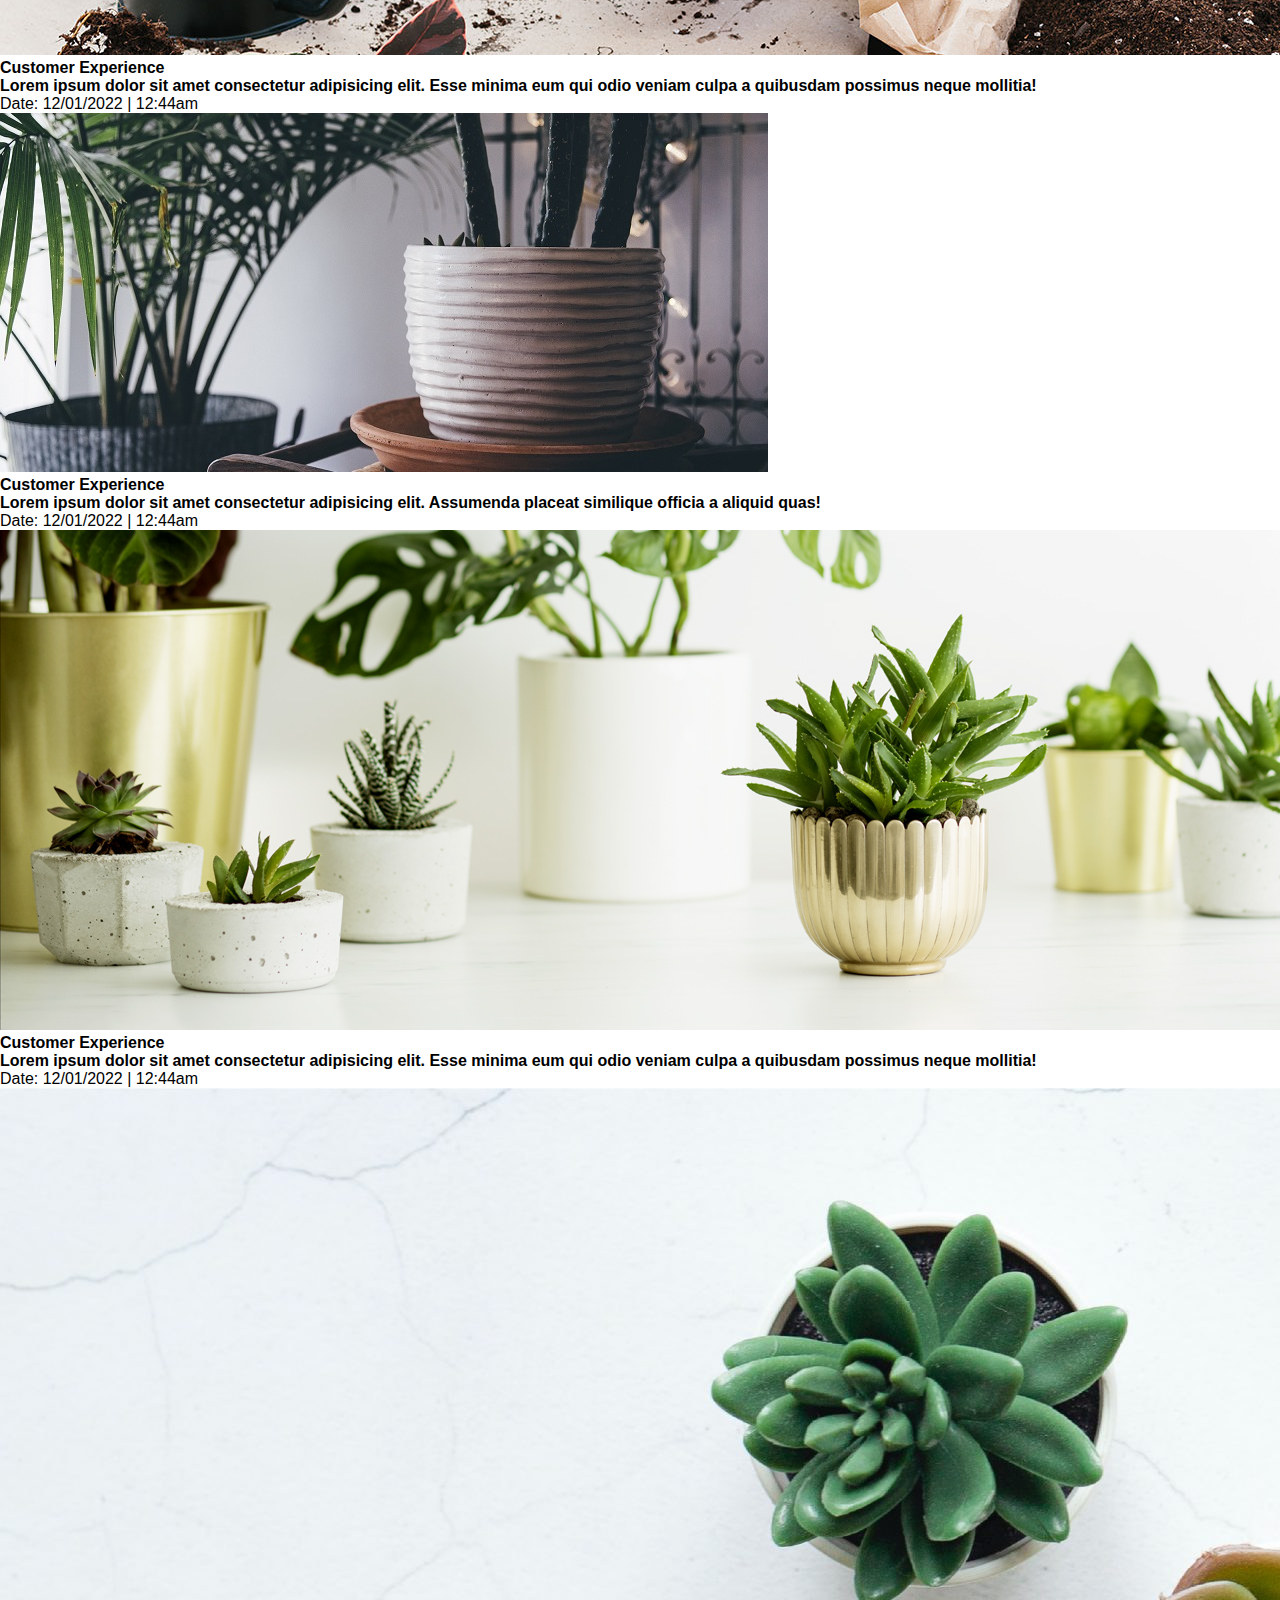
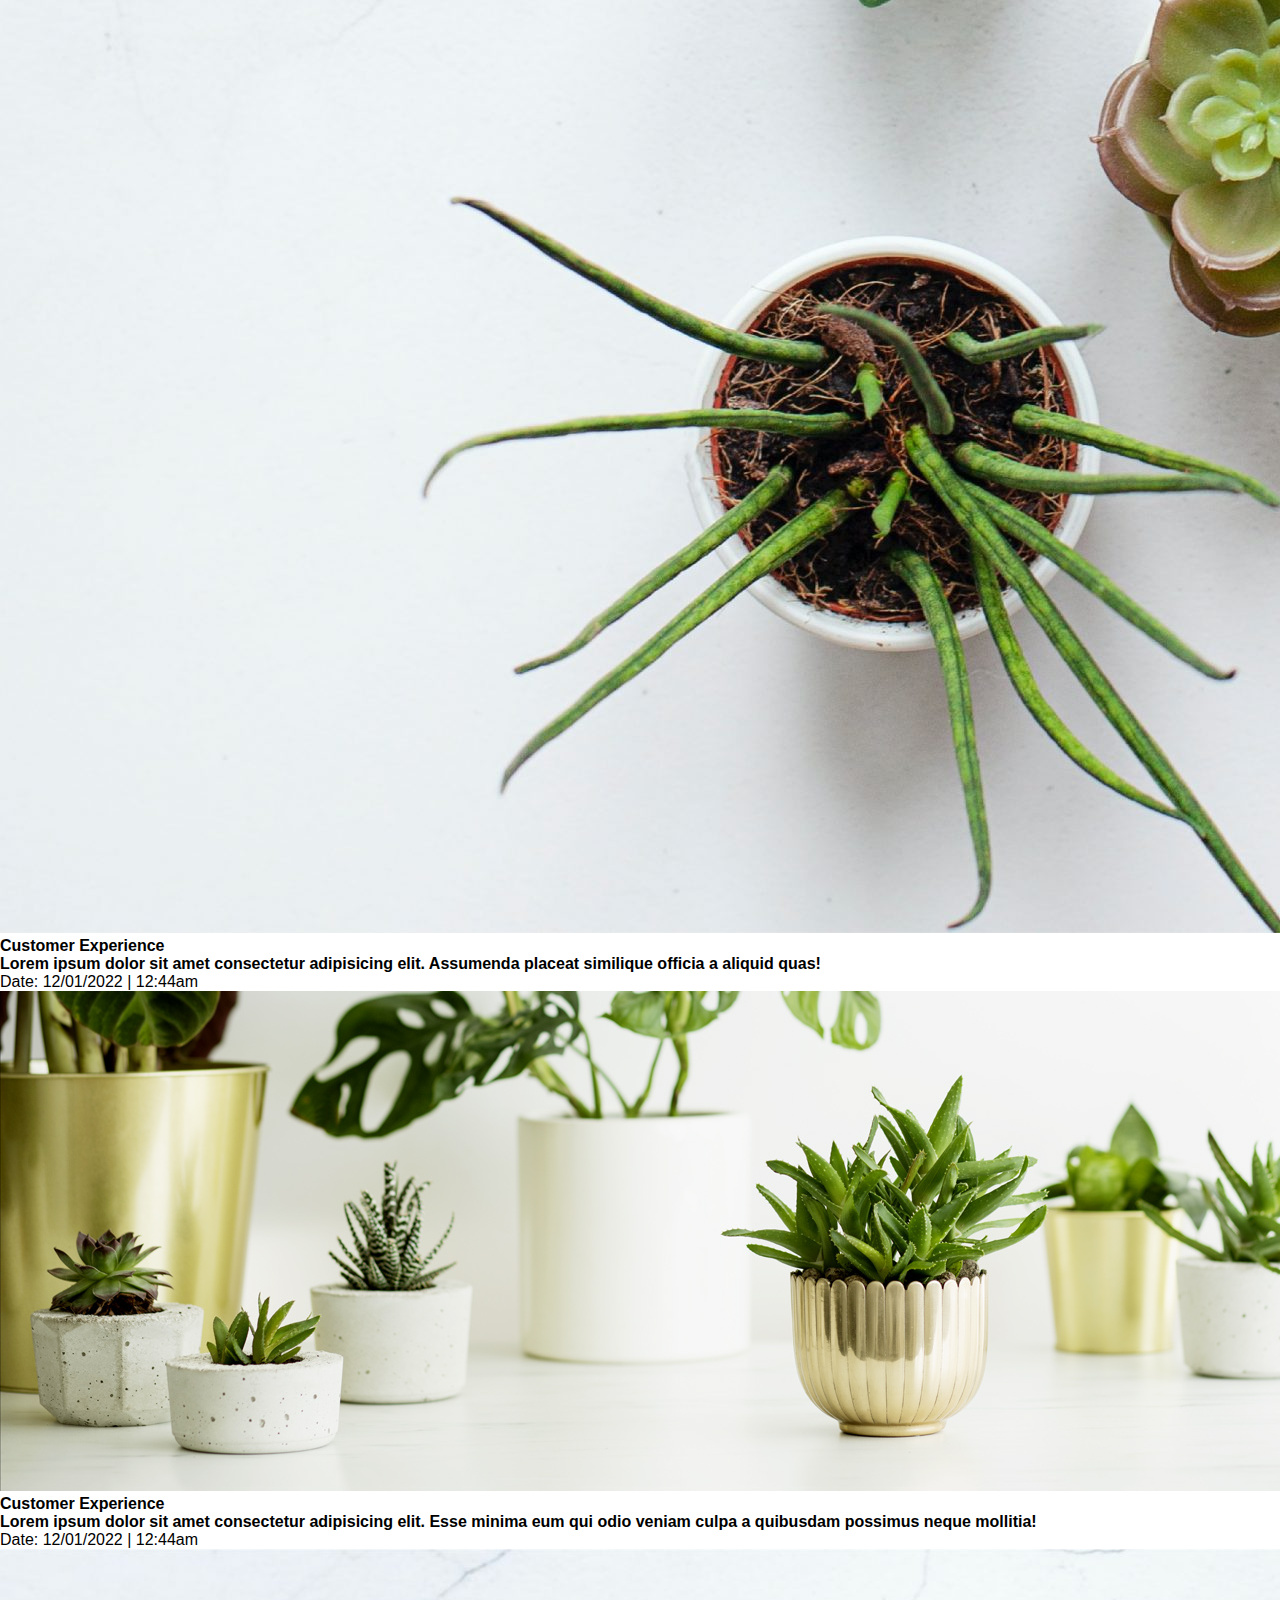
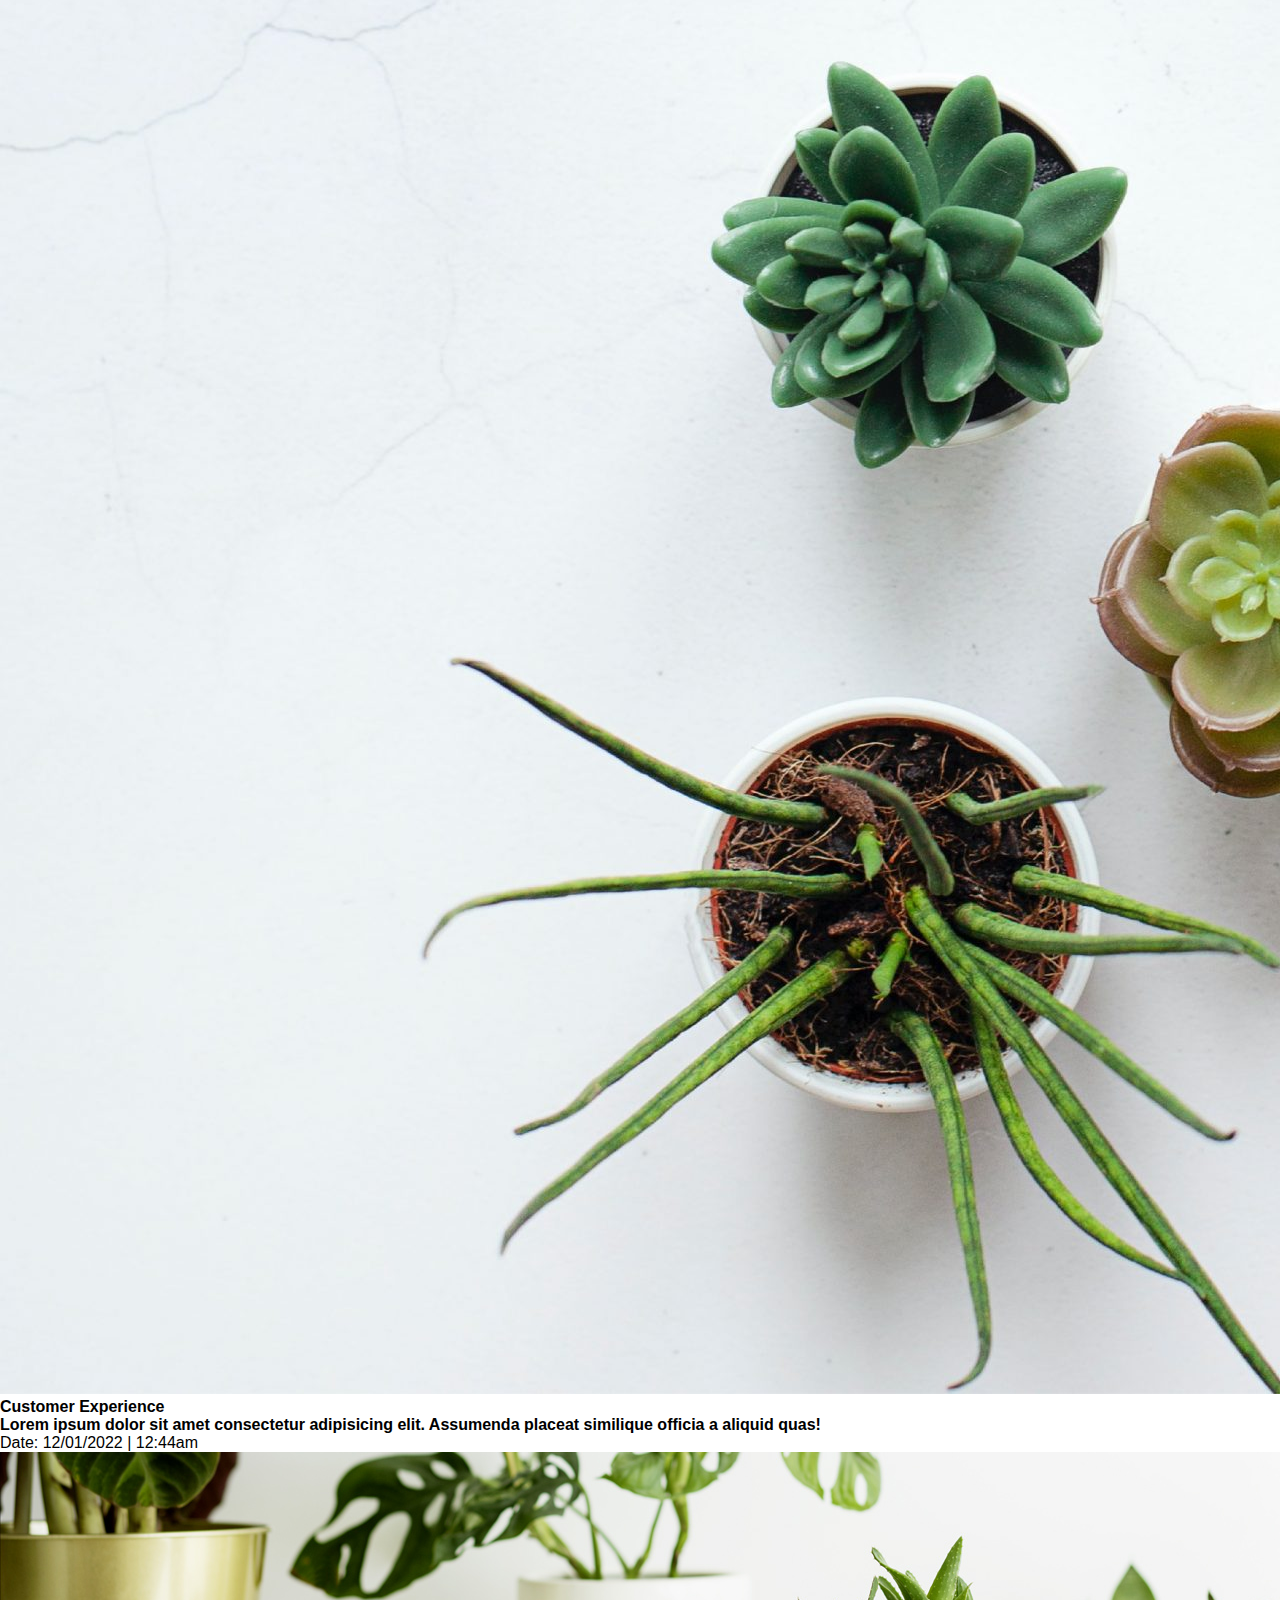
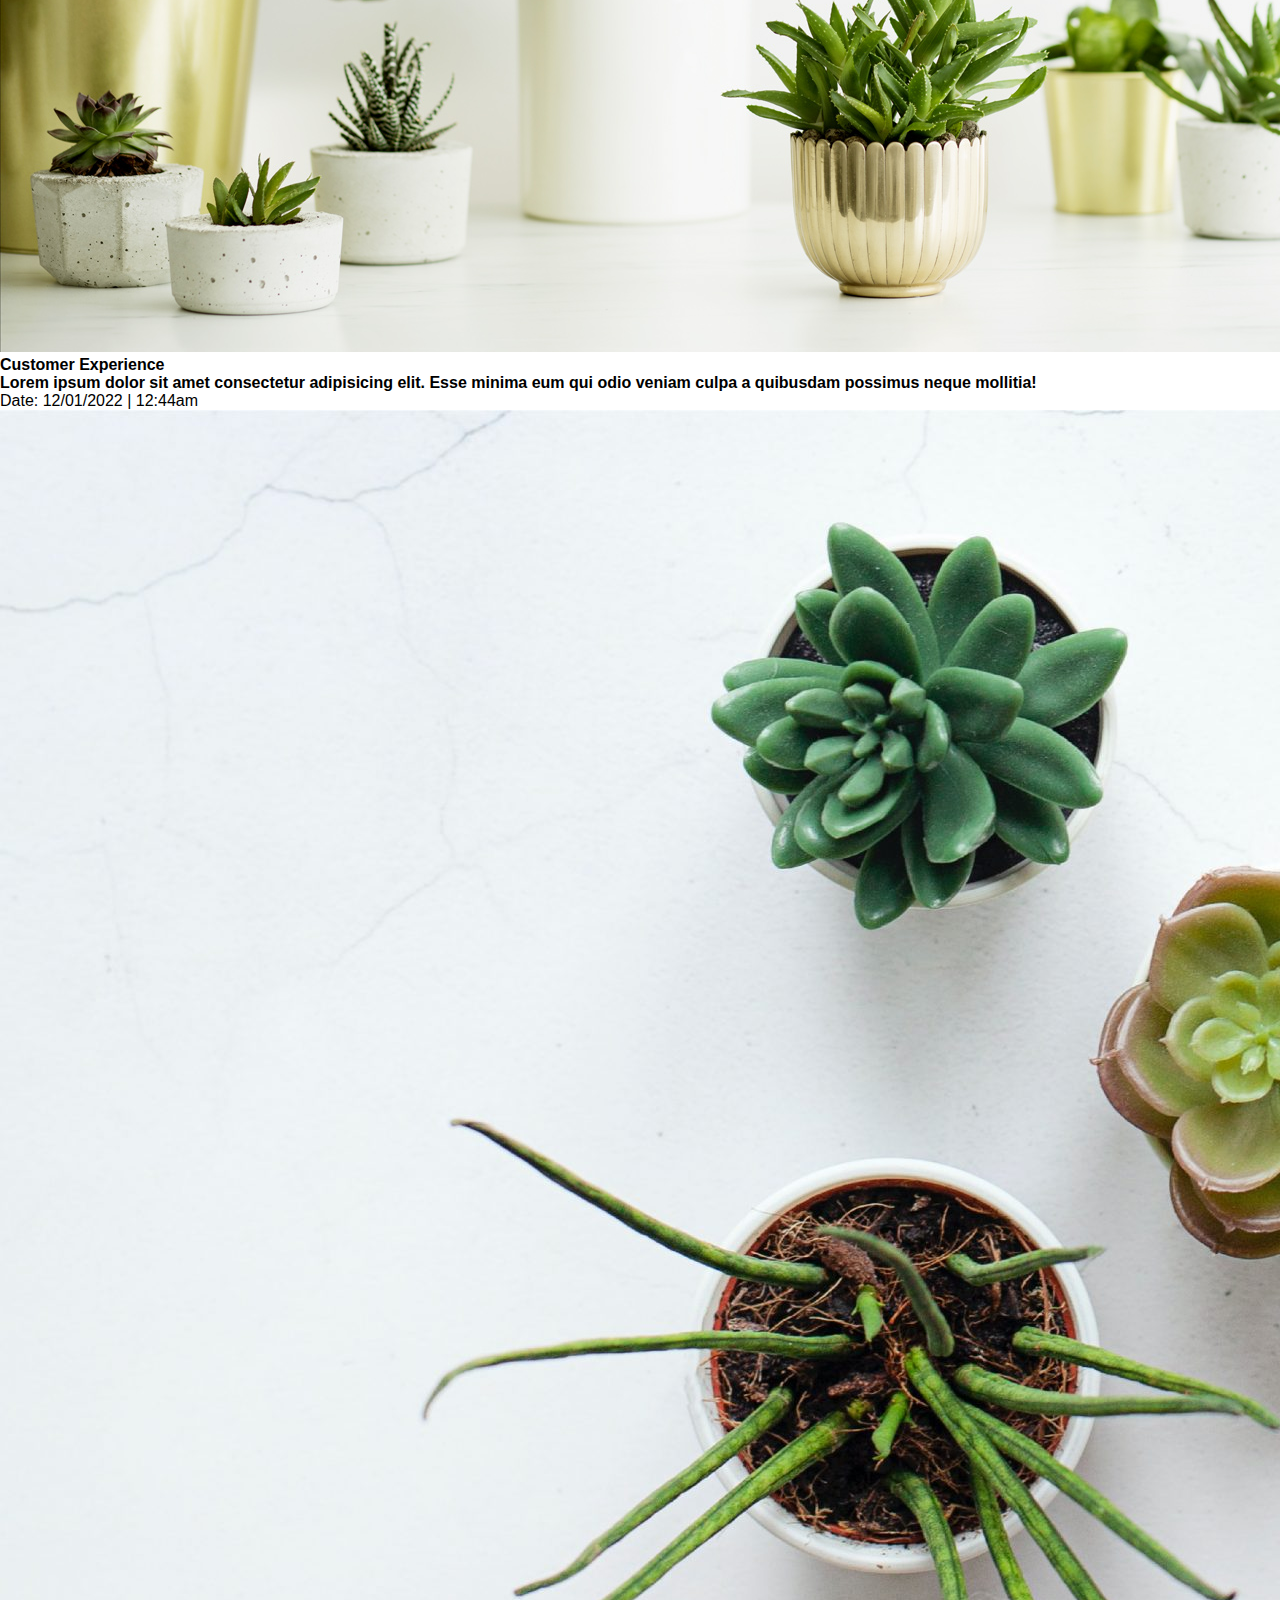
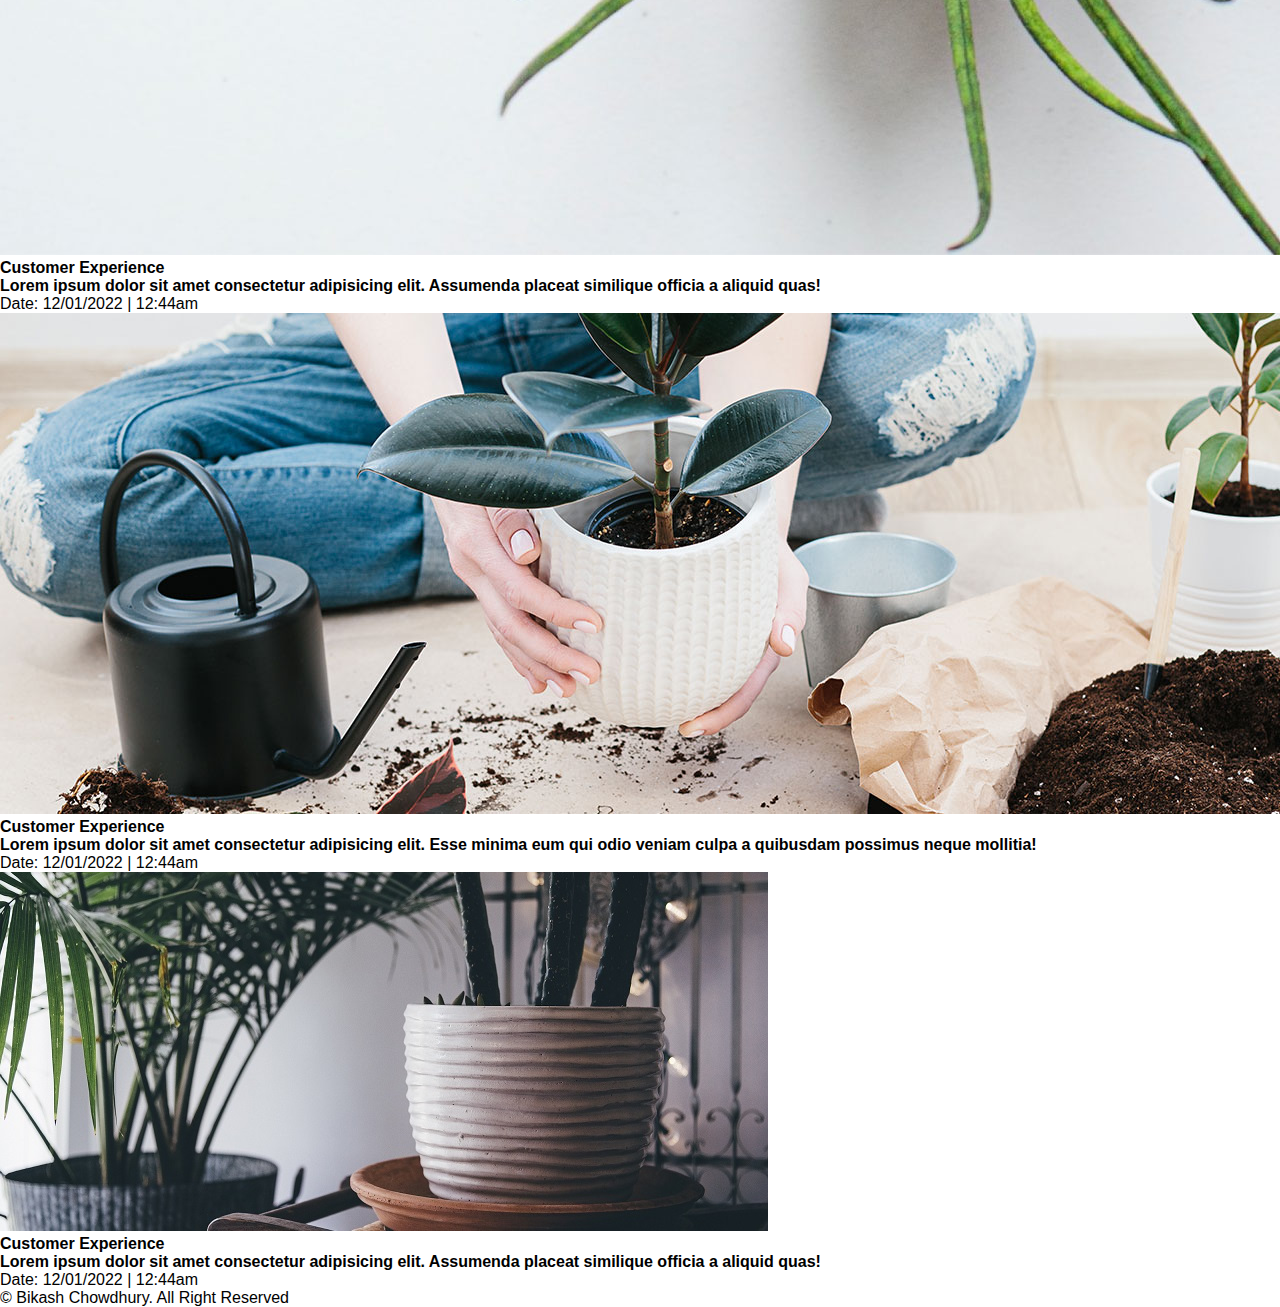
<file: blog.html>
<!DOCTYPE html>
<html lang="en">
<head>
    <meta charset="UTF-8">
    <meta http-equiv="X-UA-Compatible" content="IE=edge">
    <meta name="viewport" content="width=device-width, initial-scale=1.0">
    <title>Blog</title>
    
    
    <!-- bootstreap file link-->
    <!-- <link rel="stylesheet" type="text/css" href="./vendor/bootstrap/css/bootstrap.min.css"> -->

    <!-- font awesome css file link-->
    <link rel="stylesheet" type="text/css" href="./vendor/fontawesome/css/all.min.css">

    <!--Custom css linek -->
    <link rel="stylesheet" type="text/css" href="./css/style.css">


</head>
<body>
    <header>
        <nav class="nav_bar">
            <div class="nav_wrapper">
                <div class="nav_logo">
                    <div class="logo_wrapper">
                        <a href="index.html"><img src="./images/logo2.png" title="Plant A Wish" alt="Brand Logo"></a>
                    </div>
                </div>
                <div class="nav_menu">
                    <ul class="nav_list">
                        <li><a href="index.html">Home</a></li>
                        <li><a href="service.html">Services</a></li>
                        <li><a class="this_page" href="blog.html">Blog</a></li>
                        <li><a href="about.html">About</a></li>
                        <li><a href="contact.html">Contact Us</a></li>
                    </ul>
                </div>
            </div>
            
        </nav>
        <div class="banner">
            <div class="banner_wrapper">
                <img src="./images/banner/blog.jpg" alt="Brand Banner">
            </div>
        </div>
    </header>

    <main>
         <section class="blog_section">
            <div class="blog_container custom_container">
                <div class="blog_box">
                    <div class="blog_image">
                        <img src="./images/blog/planting.jpg" alt="">

                    </div>
                    <div class="blog_description">
                        <h2 class="blog_category">Customer Experience</h2>
                        <h2 class="blog_title">Lorem ipsum dolor sit amet consectetur adipisicing elit. 
                            Esse minima eum qui odio veniam culpa a quibusdam possimus neque mollitia!</h2>
                        <div class="uploaded_at">
                            <span>Date: 12/01/2022 | 12:44am</span>
                        </div>
                    </div>

                </div>
                <div class="blog_box">
                    <div class="blog_image">
                        <img src="./images/blog/indoorplants.jpg" alt="">

                    </div>
                    <div class="blog_description">
                        <h2 class="blog_category">Customer Experience</h2>
                        <h2 class="blog_title">Lorem ipsum dolor sit amet consectetur adipisicing elit. Assumenda placeat similique officia a aliquid quas!</h2>
                        <div class="uploaded_at">
                            <span>Date: 12/01/2022 | 12:44am</span>
                        </div>
                    </div>

                </div>
            </div>

            <div class="blog_container custom_container">
                <div class="blog_box">
                    <div class="blog_image">
                        <img src="./images/blog/how-to-water-plants-on-vacation-hero-1.jpg" alt="">

                    </div>
                    <div class="blog_description">
                        <h2 class="blog_category">Customer Experience</h2>
                        <h2 class="blog_title">Lorem ipsum dolor sit amet consectetur adipisicing elit. 
                            Esse minima eum qui odio veniam culpa a quibusdam possimus neque mollitia!</h2>
                        <div class="uploaded_at">
                            <span>Date: 12/01/2022 | 12:44am</span>
                        </div>
                    </div>

                </div>
                <div class="blog_box">
                    <div class="blog_image">
                        <img src="./images/blog/succulent.jpg" alt="">

                    </div>
                    <div class="blog_description">
                        <h2 class="blog_category">Customer Experience</h2>
                        <h2 class="blog_title">Lorem ipsum dolor sit amet consectetur adipisicing elit. Assumenda placeat similique officia a aliquid quas!</h2>
                        <div class="uploaded_at">
                            <span>Date: 12/01/2022 | 12:44am</span>
                        </div>
                    </div>

                </div>
            </div>


            <div class="blog_container custom_container">
                <div class="blog_box">
                    <div class="blog_image">
                        <img src="./images/blog/how-to-water-plants-on-vacation-hero-1.jpg" alt="">

                    </div>
                    <div class="blog_description">
                        <h2 class="blog_category">Customer Experience</h2>
                        <h2 class="blog_title">Lorem ipsum dolor sit amet consectetur adipisicing elit. 
                            Esse minima eum qui odio veniam culpa a quibusdam possimus neque mollitia!</h2>
                        <div class="uploaded_at">
                            <span>Date: 12/01/2022 | 12:44am</span>
                        </div>
                    </div>

                </div>
                <div class="blog_box">
                    <div class="blog_image">
                        <img src="./images/blog/succulent.jpg" alt="">

                    </div>
                    <div class="blog_description">
                        <h2 class="blog_category">Customer Experience</h2>
                        <h2 class="blog_title">Lorem ipsum dolor sit amet consectetur adipisicing elit. Assumenda placeat similique officia a aliquid quas!</h2>
                        <div class="uploaded_at">
                            <span>Date: 12/01/2022 | 12:44am</span>
                        </div>
                    </div>

                </div>

                <div class="blog_box">
                    <div class="blog_image">
                        <img src="./images/blog/how-to-water-plants-on-vacation-hero-1.jpg" alt="">

                    </div>
                    <div class="blog_description">
                        <h2 class="blog_category">Customer Experience</h2>
                        <h2 class="blog_title">Lorem ipsum dolor sit amet consectetur adipisicing elit. 
                            Esse minima eum qui odio veniam culpa a quibusdam possimus neque mollitia!</h2>
                        <div class="uploaded_at">
                            <span>Date: 12/01/2022 | 12:44am</span>
                        </div>
                    </div>

                </div>
                <div class="blog_box">
                    <div class="blog_image">
                        <img src="./images/blog/succulent.jpg" alt="">

                    </div>
                    <div class="blog_description">
                        <h2 class="blog_category">Customer Experience</h2>
                        <h2 class="blog_title">Lorem ipsum dolor sit amet consectetur adipisicing elit. Assumenda placeat similique officia a aliquid quas!</h2>
                        <div class="uploaded_at">
                            <span>Date: 12/01/2022 | 12:44am</span>
                        </div>
                    </div>

                </div>
            </div>


            <div class="blog_container custom_container">
                <div class="blog_box">
                    <div class="blog_image">
                        <img src="./images/blog/planting.jpg" alt="">

                    </div>
                    <div class="blog_description">
                        <h2 class="blog_category">Customer Experience</h2>
                        <h2 class="blog_title">Lorem ipsum dolor sit amet consectetur adipisicing elit. 
                            Esse minima eum qui odio veniam culpa a quibusdam possimus neque mollitia!</h2>
                        <div class="uploaded_at">
                            <span>Date: 12/01/2022 | 12:44am</span>
                        </div>
                    </div>

                </div>
                <div class="blog_box">
                    <div class="blog_image">
                        <img src="./images/blog/indoorplants.jpg" alt="">

                    </div>
                    <div class="blog_description">
                        <h2 class="blog_category">Customer Experience</h2>
                        <h2 class="blog_title">Lorem ipsum dolor sit amet consectetur adipisicing elit. Assumenda placeat similique officia a aliquid quas!</h2>
                        <div class="uploaded_at">
                            <span>Date: 12/01/2022 | 12:44am</span>
                        </div>
                    </div>

                </div>
            </div>
        </section>

        
    </main>
    <footer>
        <div class="footer_container">
            <p>&copy Bikash Chowdhury. All Right Reserved</p>
        </div>
        
    </footer>   
</body>
</html>
</file>
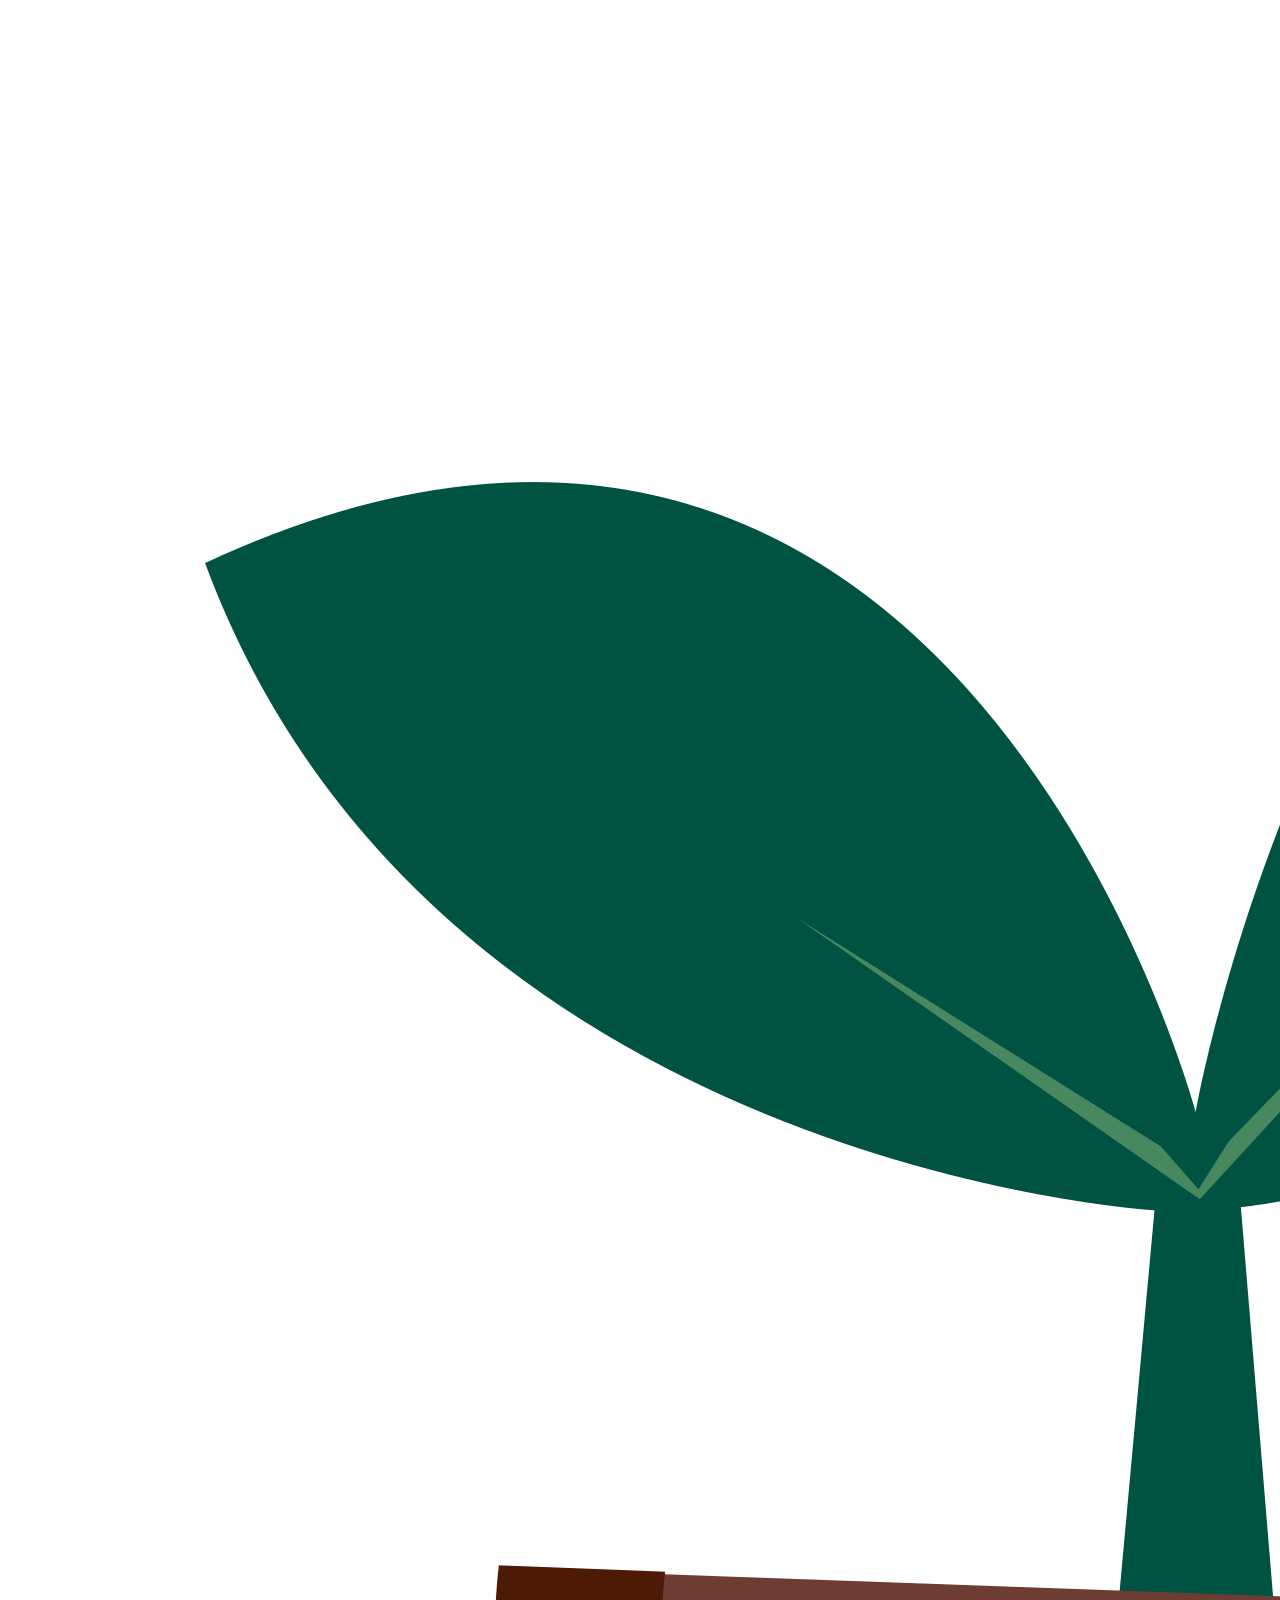
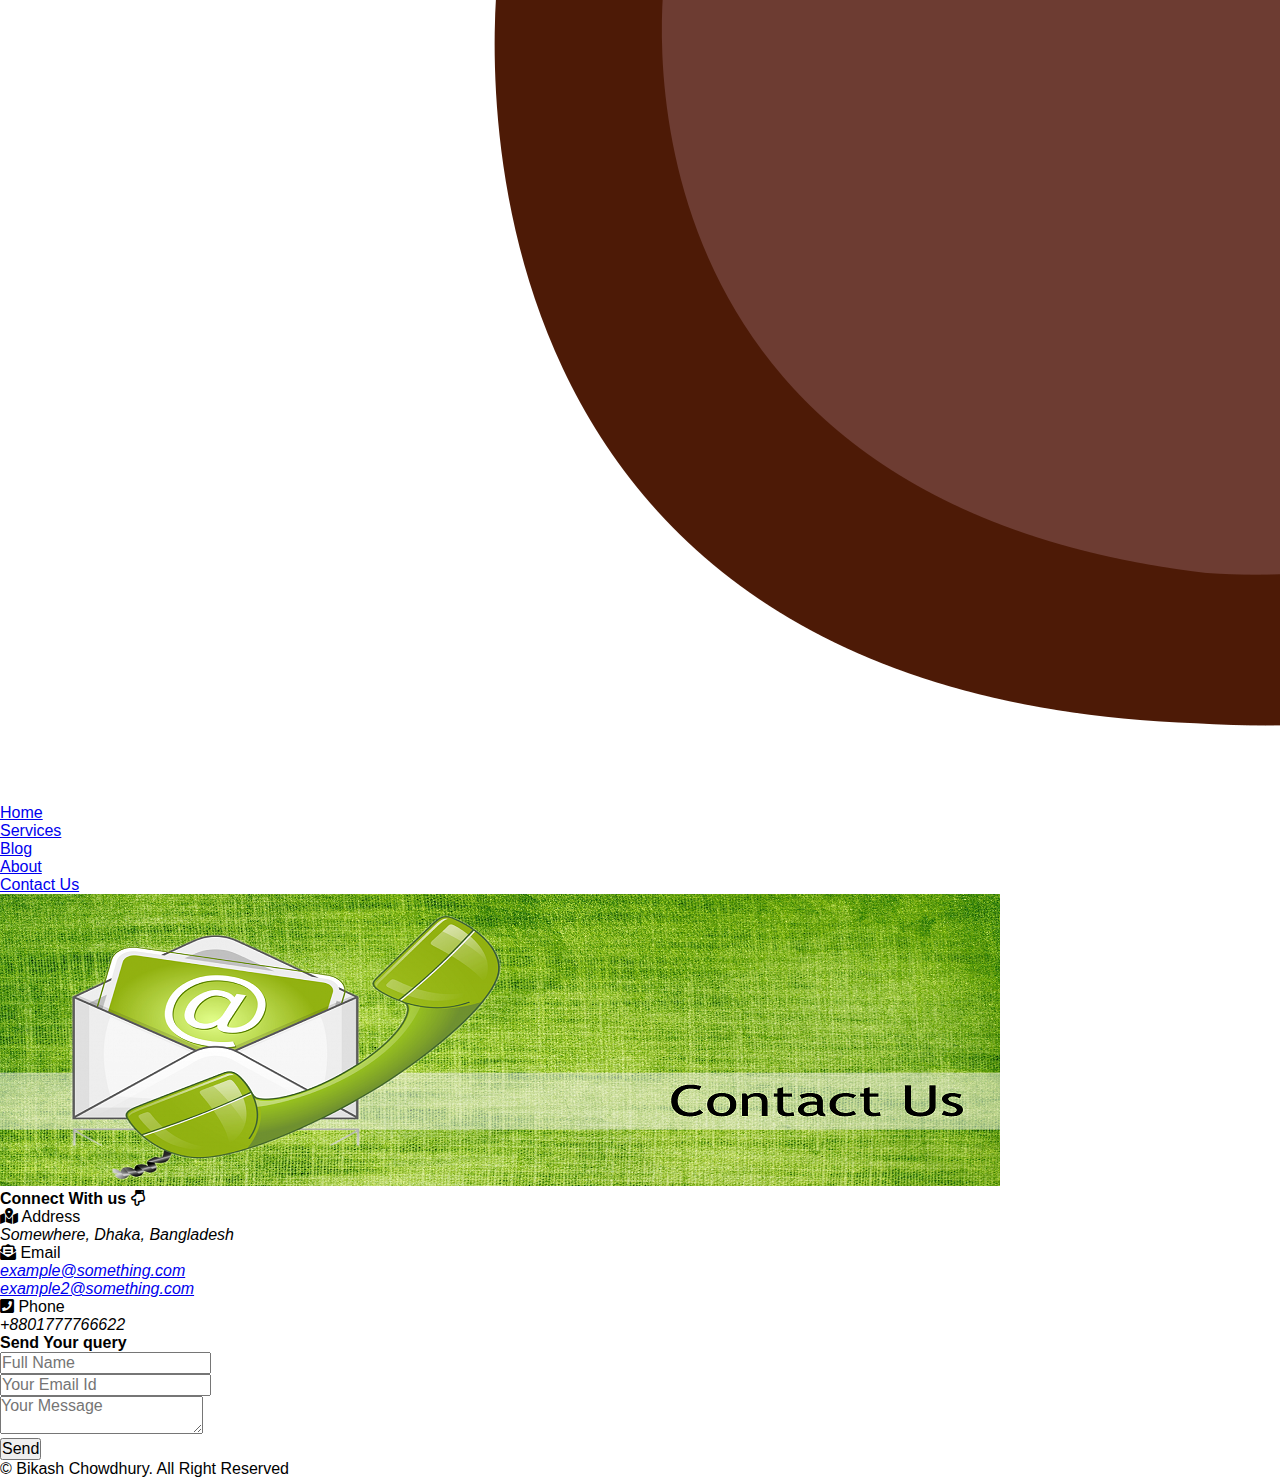
<file: contact.html>
<!DOCTYPE html>
<html lang="en">
<head>
    <meta charset="UTF-8">
    <meta http-equiv="X-UA-Compatible" content="IE=edge">
    <meta name="viewport" content="width=device-width, initial-scale=1.0">
    <title>Contact Us</title>
    
    
    <!-- bootstreap file link-->
    <!-- <link rel="stylesheet" type="text/css" href="./vendor/bootstrap/css/bootstrap.min.css"> -->

    <!-- font awesome css file link-->
    <link rel="stylesheet" type="text/css" href="./vendor/fontawesome/css/all.min.css">

    <!--Custom css linek -->
    <link rel="stylesheet" type="text/css" href="./css/style.css">


</head>
<body>
    <header>
        <nav class="nav_bar">
            <div class="nav_wrapper">
                <div class="nav_logo">
                    <div class="logo_wrapper">
                        <a href="index.html"><img src="./images/logo2.png" title="Plant A Wish" alt="Brand Logo"></a>
                    </div>
                </div>
                <div class="nav_menu">
                    <ul class="nav_list">
                        <li><a  href="index.html">Home</a></li>
                        <li><a href="service.html">Services</a></li>
                        <li><a href="blog.html">Blog</a></li>
                        <li><a href="about.html">About</a></li>
                        <li><a class="this_page" href="contact.html">Contact Us</a></li>
                    </ul>
                </div>
            </div>
            
        </nav>
        <div class="banner">
            <div class="banner_wrapper">
                <img src="./images/banner/contact_us.png" alt="Brand Banner">
            </div>
        </div>
    </header>

    <main>
        <div class="contact_container">
            <div class="contact_info">
                
                <div class="info_wrapper">
                    <h2>Connect With us <i class="far fa-hand-point-down"></i></h2>
                    <div class="info_title">
                        <i class="fas fa-map-marked-alt"></i> Address
                    </div>
                    <div class="info_data">
                        <address>Somewhere, Dhaka, Bangladesh</address> 
                    </div>
                </div>
               
                <div class="info_wrapper">
                    <div class="info_title">
                        <i class="fas fa-envelope-open-text"></i> Email 
                    </div>
                    <div class="info_data">
                        <address>
                            <a href="mailto:example@something.com">example@something.com</a><br>
                            <a href="mailto:example2@something.com">example2@something.com</a>
                        </address>
                    </div>
                </div>
               

                <div class="info_wrapper">
                    <div class="info_title">
                        <i class="fas fa-phone-square"></i> Phone 
                    </div>
                    <div class="info_data">
                        <address>
                            +8801777766622
                        </address>
                    </div>
                </div>
            </div>

            <!-- user info  -->
            <div class="user_info">
                <div class="user_info_wrapper">
                    <h2>Send Your query</h2>
                    <form action="#" method="POST">
                        <div class="form-group">
                            <input type="text" placeholder="Full Name">
                        </div>
                        <div class="form-group">
                            <input type="Email" placeholder="Your Email Id">
                        </div>
                        <div class="form-group">
                            <textarea name=""  maxlength="500"  placeholder="Your Message "></textarea>
                        </div>
                        <div class="form-group">
                            <button class="contact_button">Send</button>
                        </div>
                        
                    </form>
                </div>
            </div>
        </div>
    </main>
    <footer>
        <div class="footer_container">
            <p>&copy Bikash Chowdhury. All Right Reserved</p>
        </div>
        
    </footer>   
</body>
</html>
</file>
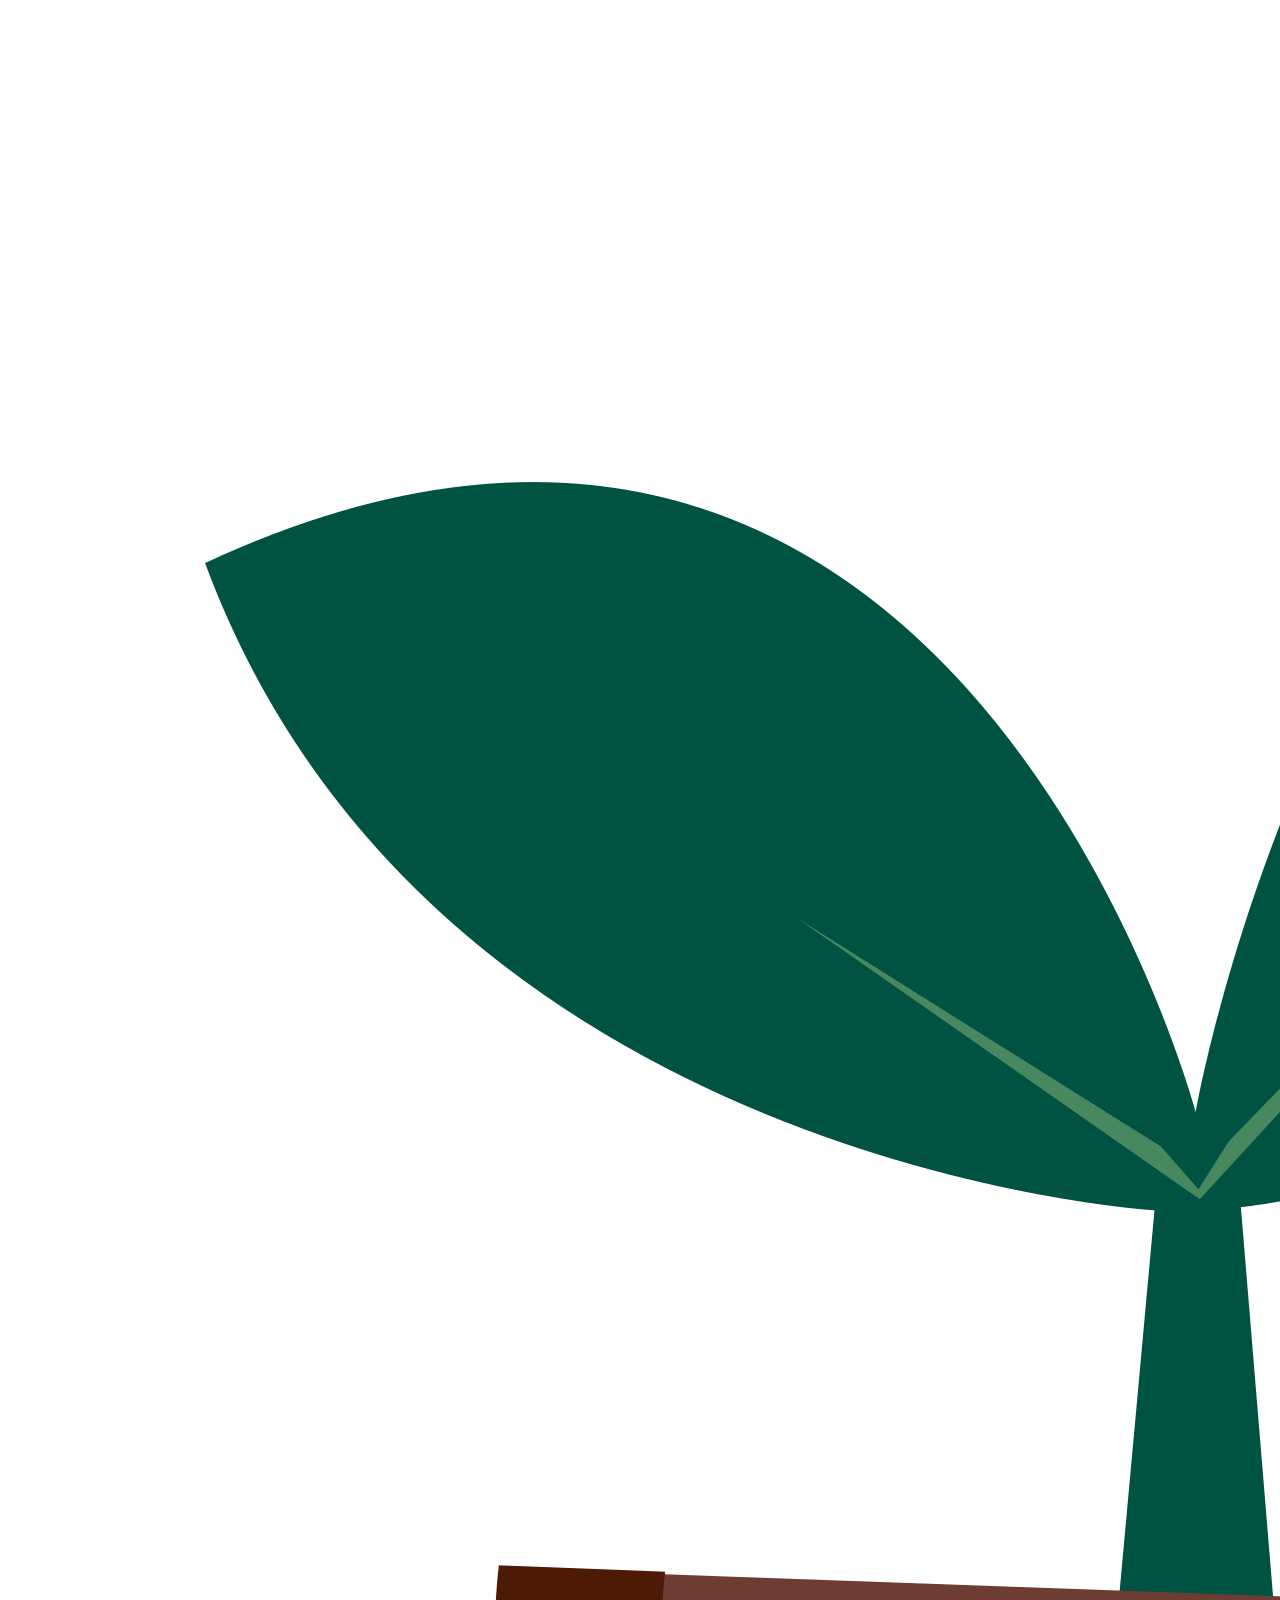
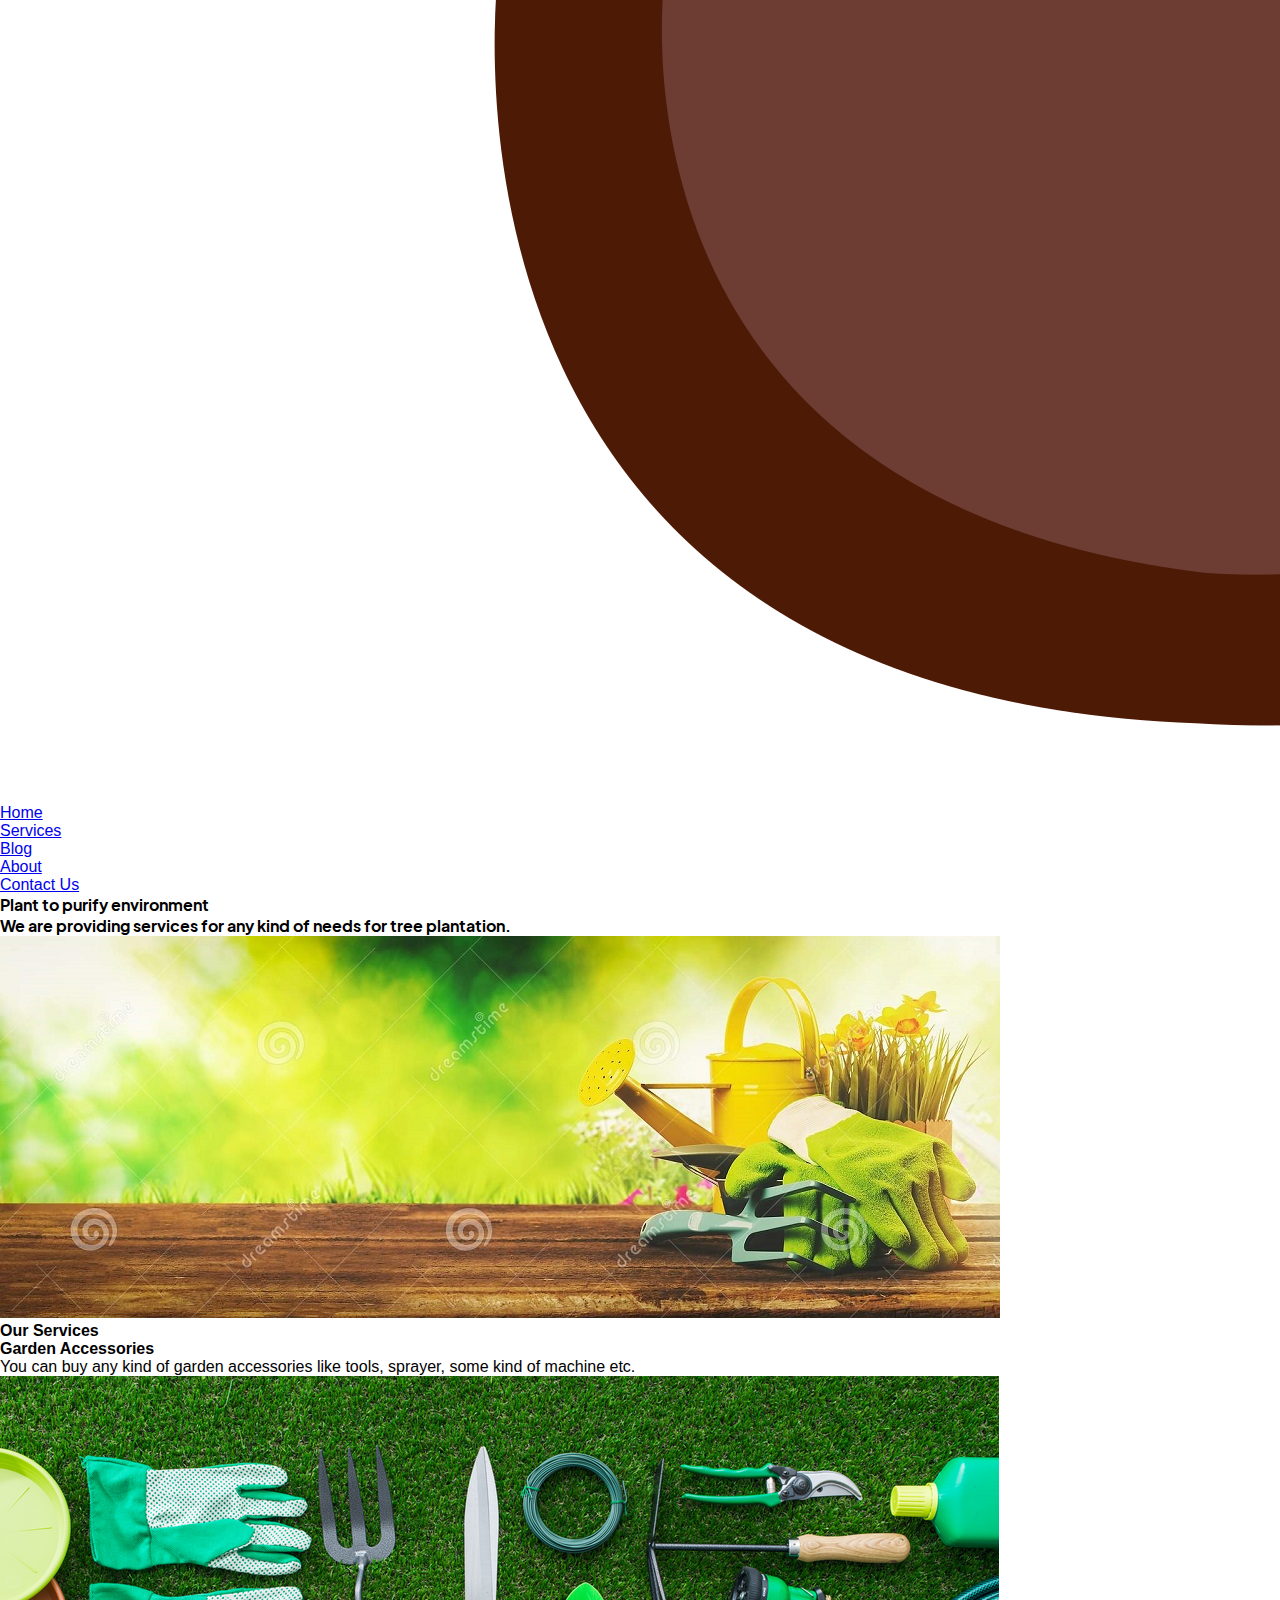
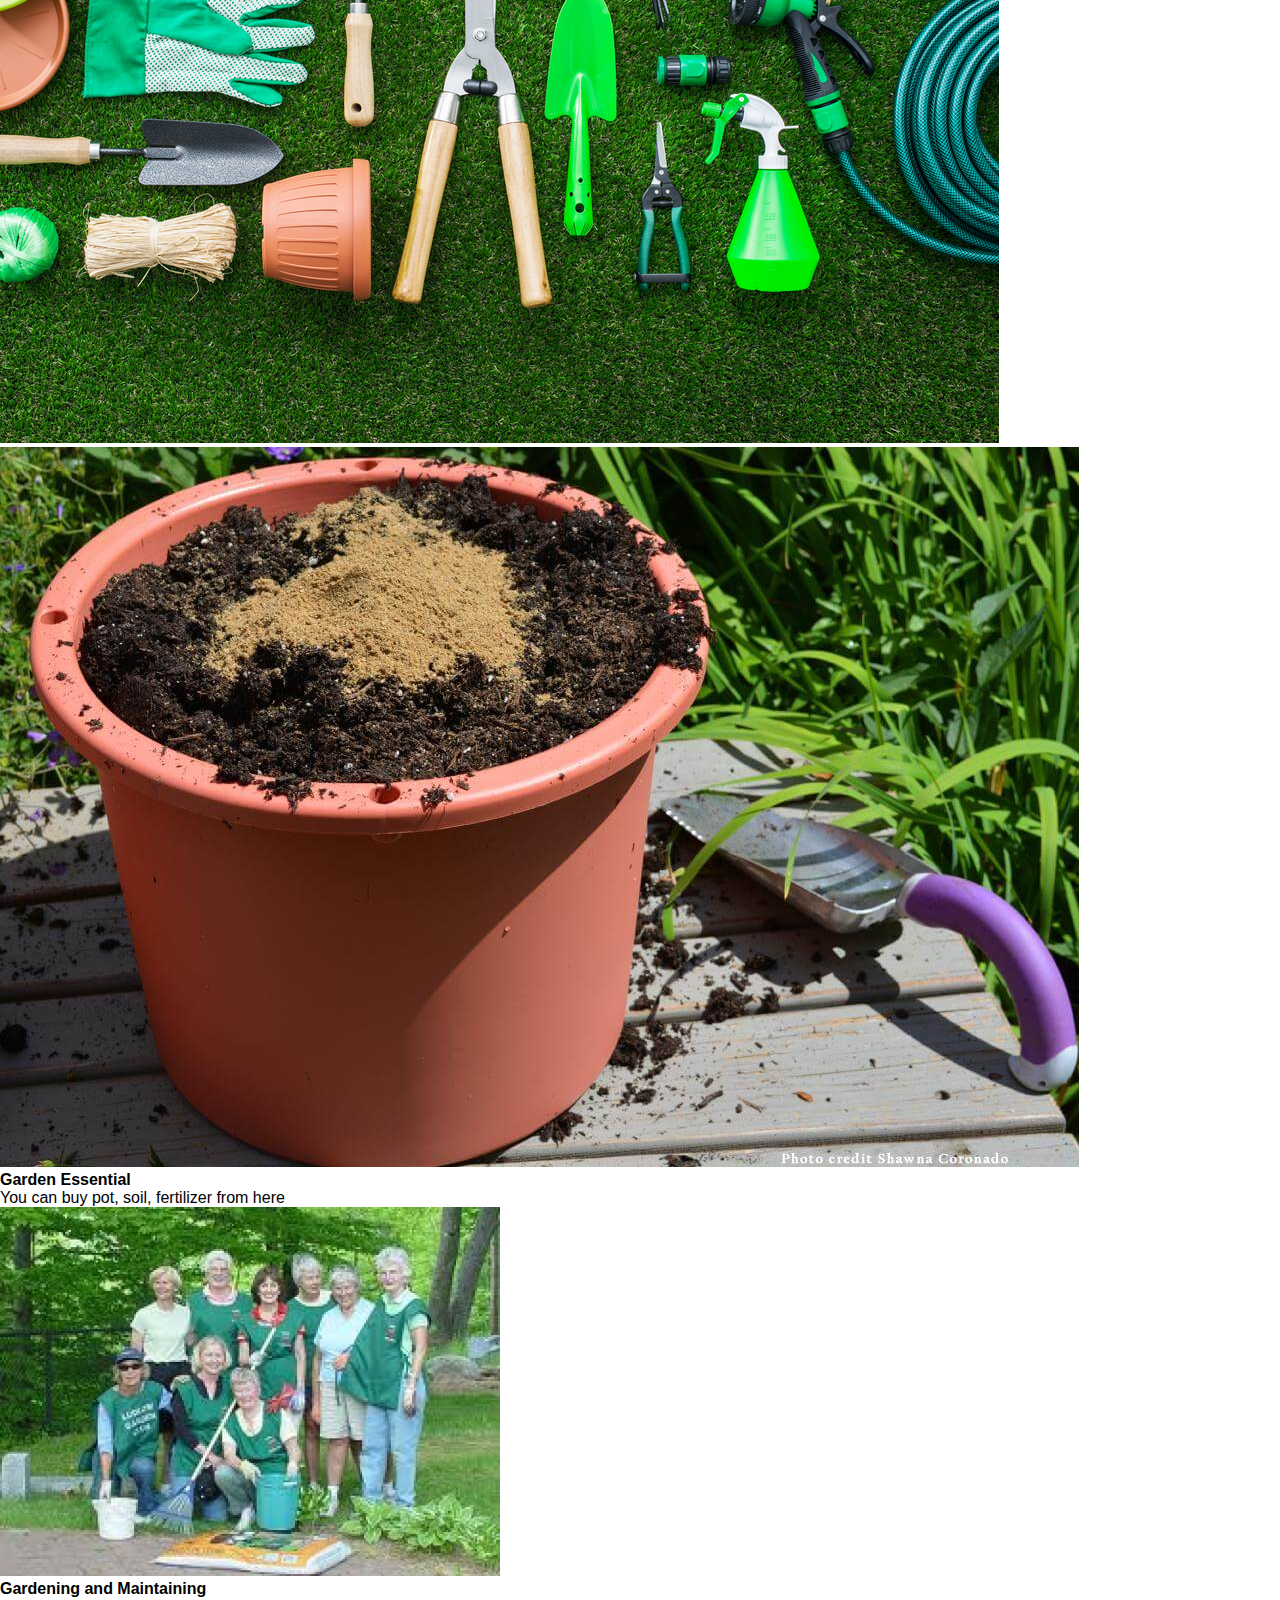
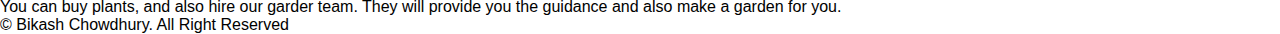
<file: service.html>
<!DOCTYPE html>
<html lang="en">
<head>
    <meta charset="UTF-8">
    <meta http-equiv="X-UA-Compatible" content="IE=edge">
    <meta name="viewport" content="width=device-width, initial-scale=1.0">
    <title>Services</title>
    
    
    <!-- bootstreap file link-->
    <!-- <link rel="stylesheet" type="text/css" href="./vendor/bootstrap/css/bootstrap.min.css"> -->

    <!-- font awesome css file link-->
    <link rel="stylesheet" type="text/css" href="./vendor/fontawesome/css/all.min.css">

    <!--Custom css linek -->
    <link rel="stylesheet" type="text/css" href="./css/style.css">


</head>
<body>
    <header>
        <nav class="nav_bar">
            <div class="nav_wrapper">
                <div class="nav_logo">
                    <div class="logo_wrapper">
                        <a href="index.html"><img src="./images/logo2.png" title="Plant A Wish" alt="Brand Logo"></a>
                    </div>
                </div>
                <div class="nav_menu">
                    <ul class="nav_list">
                        <li><a href="index.html">Home</a></li>
                        <li><a class="this_page" href="service.html">Services</a></li>
                        <li><a href="blog.html">Blog</a></li>
                        <li><a href="about.html">About</a></li>
                        <li><a href="contact.html">Contact Us</a></li>
                    </ul>
                </div>
            </div>
            
        </nav>
        <div class="banner">
            <div class="banner_wrapper service_banner">
                <div class="service_banner_content">
                    <h1>Plant to purify environment</h1>
                    <h2>We are providing services for any kind of needs for tree plantation.</h2>
                </div>
                <img src="./images/banner/services1.jpg" alt="Brand Banner">
            </div>
        </div>
    </header>

    <main>
        <section class="service">
            <h2 class="service_section_header">Our Services</h2>
            <div class="service_container custom_container">
                <div class="service_centent">
                    <div class="service_para">
                        <h2>Garden Accessories</h2>
                        <p>You can buy any kind of garden accessories like tools, sprayer, some kind of machine etc.  </p>

                    </div>
                    <div class="service_box">
                        <img src="./images/services/accessories.jpg" alt="Accessories">
                    </div>
                    
                </div>

                <div class="service_centent">
                    <div class="service_box">
                        <img src="./images/services/container-soil.jpg" alt="Soil, Fertilizer, Pot">
                    </div>
                    <div class="service_para">
                        <h2>Garden Essential</h2>
                        <p>You can buy pot, soil, fertilizer from here</p>

                    </div>
                </div>

                <div class="service_centent">
                    <div class="service_box">
                        <img src="./images/services/team.jpg" alt="Maintaining">
                    </div>
                    <div class="service_para">
                        <h2>Gardening and Maintaining</h2>
                        <p>You can buy plants, and also hire our garder team. They will provide you the guidance and also make a garden for you. </p>

                    </div>
                    
                </div>

                <!-- <div class="service_centent">
                  
                </div> -->
            </div>
        </section>

    </main>
    <footer>
        <div class="footer_container">
            <p>&copy Bikash Chowdhury. All Right Reserved</p>
        </div>
        
    </footer>   
</body>
</html>
</file>
<file: css/style.css>
/* external css values & files */
@import url("font.css");

* {
    margin: 0;
    padding: 0;
    box-sizing: border-box;
    font-family: 'Poppins', sans-serif;
    font-size: 1rem;
}

/* font familly  -----------------------------
###
    font-family: 'Inter', sans-serif;

    font-family: 'Playfair Display', serif;

    font-family: 'Poppins', sans-serif;

    font-family: 'plus-jakarta-sans', 'sans-serif';
###
-----------------------------------------------
*/
p{
    margin-bottom: 0;
}

.z-index-first {
    z-index: 111;
}

.z-index-second {
    z-index: 100;
}

.z-index-third {
    z-index: 10;
}


.header {
    background-color: #F9F8F9;
    
}

.navbar {
    background-color: #FFF;
}

.nav__search-input--style {
    border-radius: 2px;

}

.nav-link {
    text-transform: uppercase;
    font-weight: 300;
    font-size: .92rem;
}




.banner * {
    
    font-size: 1rem;
    font-family: 'plus-jakarta-sans', 'sans-serif';
}

.banner__title {
    font-size: 5rem;
    font-weight: 900;
    color: #094B72;
    font-family: 'Playfair Display', serif;
}

.banner__para {
    font-size: 1.4rem;
    font-weight: 500;
    color: #4F4F4F;

}

.banner__image{
    /* height: 100%; */
    right: 0;
    
}

.button {
    background-color: #094B72;
    color: #FFF;
    font-weight: 500;
    font-size: .95rem;
}

.banner__button.button--size {
    padding: 20px 20px;
    border-radius: 10px;
    text-transform: uppercase;
}

.inner__logo {
    list-style: none;
    padding: 0;
}

.companies-advertisement__title {
    font-size: 1.2rem;
}



/* why legalization  */

.why-legalization--theme--skyblue {
    background-color: #F2FCFF;
}

.caption__title--size--medium {
    font-size: 3rem;
    font-family: 'Playfair Display', serif;
    font-weight: 700;
}

.caption__para--size {
    font-size: 1.2rem;
}


.card__title--font--playfair {
    font-family: 'Playfair Display', serif;

}

.card__title--size--samll {
    font-size: 1.5rem;
    font-weight: 700;
}

.card__title {
    padding: .9rem 0;
}

.card__para--font--jakarta {
    font-family: 'plus-jakarta-sans', 'sans-serif';

}

.card__para--theme--muted {
    color: rgba(139, 140, 140, 1);
}

.card__para--size--small {

    font-size: .96rem;
}

.logalization-card__inner {
    min-height: 30vh;
    border: none;
    box-shadow: 0 0 10px rgba(211, 211, 211, .5);
}

/* calculation status  */
.calculation-status {
    background-image: url(../images/bg/BG.png);
}

.calculation-status * {
    color: #FFF;
}

.counting__ammount--size {
    font-weight: 900;
    font-size: 3rem;
}

.counting__caption--size {
    font-size: 1.2rem;
    font-weight: 400;

}

.counting__separator {
    height: 100%;
    width: 1px;
    background-color: #FFF;
    margin: 0 2.5vw;

}


/* clinet testimonial  */
.cl-testimonial * {
    font-size: 1rem;

}

.cl-testimonial p {
    font-size: .94rem;
    margin-bottom: 0;
}

.cl-testimonial-wrapper{
    background-color: #F2FCFF;
    ;
}

.cl-identity * {
    font-family: 'Inter', sans-serif;
}

.clinet__photo-wrapper {
    max-height: 5rem;
    max-width: 5rem;
    border-radius: 50%;
}

.client__photo {
    border-radius: 50%;
    width: 100%;
    height: 100%;
}

.client__name {
    font-weight: 700;
}

.cl-details-wrapper__inner {
    border: none;
    background-color: #F2FCFF;
    /* box-shadow: 0 0 10px lightgray; */
}

.cl-description.card {
    border: none;
    box-shadow: 0 0 8px lightgray;
}
.cl-description__title{
    font-weight: 600;
}

.tringle-shape {
    width: 0;
    height: 0;
    border: 20px solid transparent;
    border-bottom: 0;
    border-top: 20px solid #FFF;
    bottom: -1.20rem;
    right: calc(50% - 1rem);
}

.qsn-contact__img{
    border-radius: 0 0 0 3rem;

}


.qsn-contact-button{
    color: #FFF;
}

.qsn-contact-button--style{
    font-family: 'Poppins', sans-serif;
    font-size: 1.2rem;
    padding: .5rem 1rem;

}

.btn:hover{
    color: #FFF;

}

/* //footer section ----------------------- */
.footer *{
    color: #FFF;
    font-family: 'Inter', sans-serif;
    font-size: .97rem;
}

.footer h2{
    font-size: 1.3rem;
}

.footer__body {
    background-color: rgba(15, 110, 140, 1);

}

.list-group-item{
    padding-left: 0;
}

.footer__link-item{
    text-decoration: none;
}
.footer__link-item:hover{
    color: #FFF;
}

.footer__bottom *{
    font-weight: 200;
    font-size: .90rem;
}

.footer__bottom{
    background-color: rgba(5, 84, 109, 1);

}

.social-icon{
    display: flex;
    list-style: none;
    /* justify-content:end; */
    flex-wrap: wrap;
    /* align-items: center; */
    height: 100%;
    margin-bottom: 0;
    padding: 10px 0;
}

.social-icon > li{
    margin: auto .6rem;
    
}

.social-icon > li * {
    font-size: 1rem;
    
}


.social-icon > li > a {
    padding: 5px 6px;
    background-color: rgba(15, 110, 140, 1);
    border-radius: 50%;

}

@media (max-width: 767.98px) { 
    .banner__title {
        font-size: 3.5rem;
        
    }
    
 }
</file>
